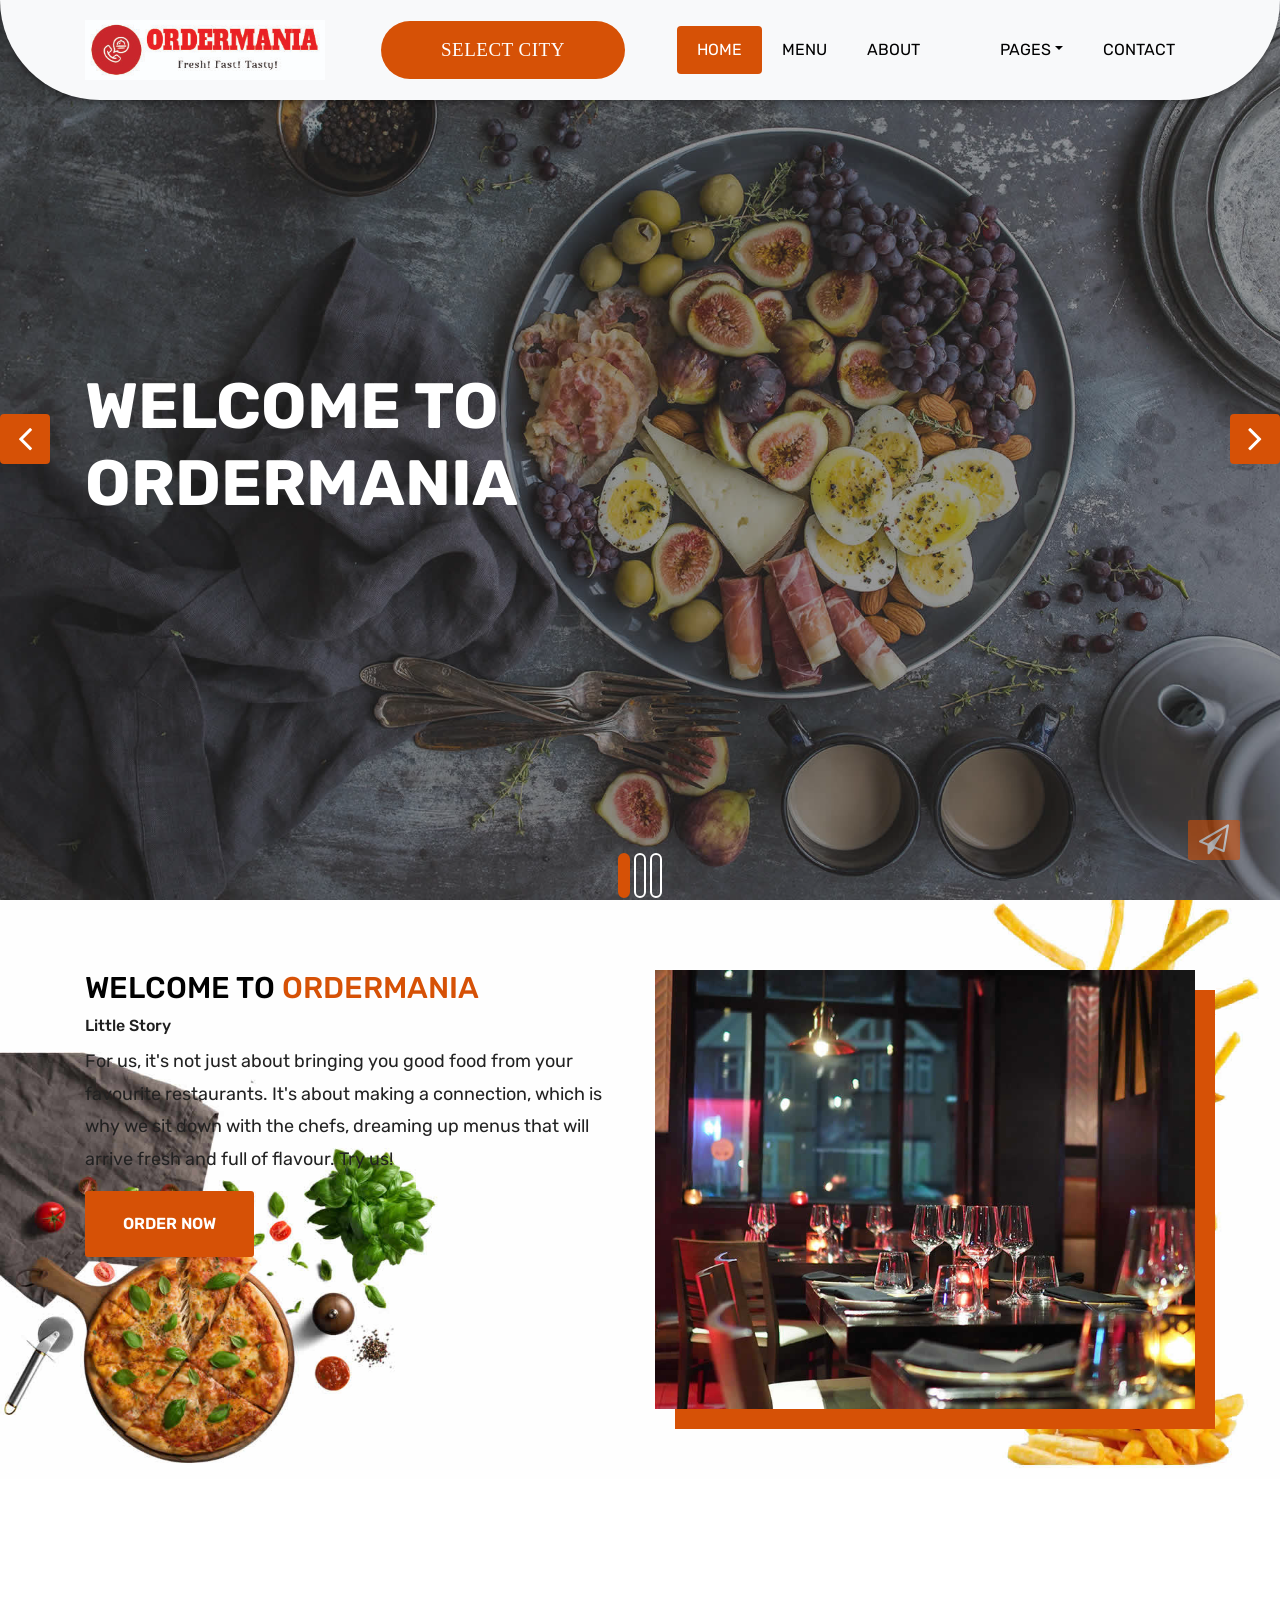
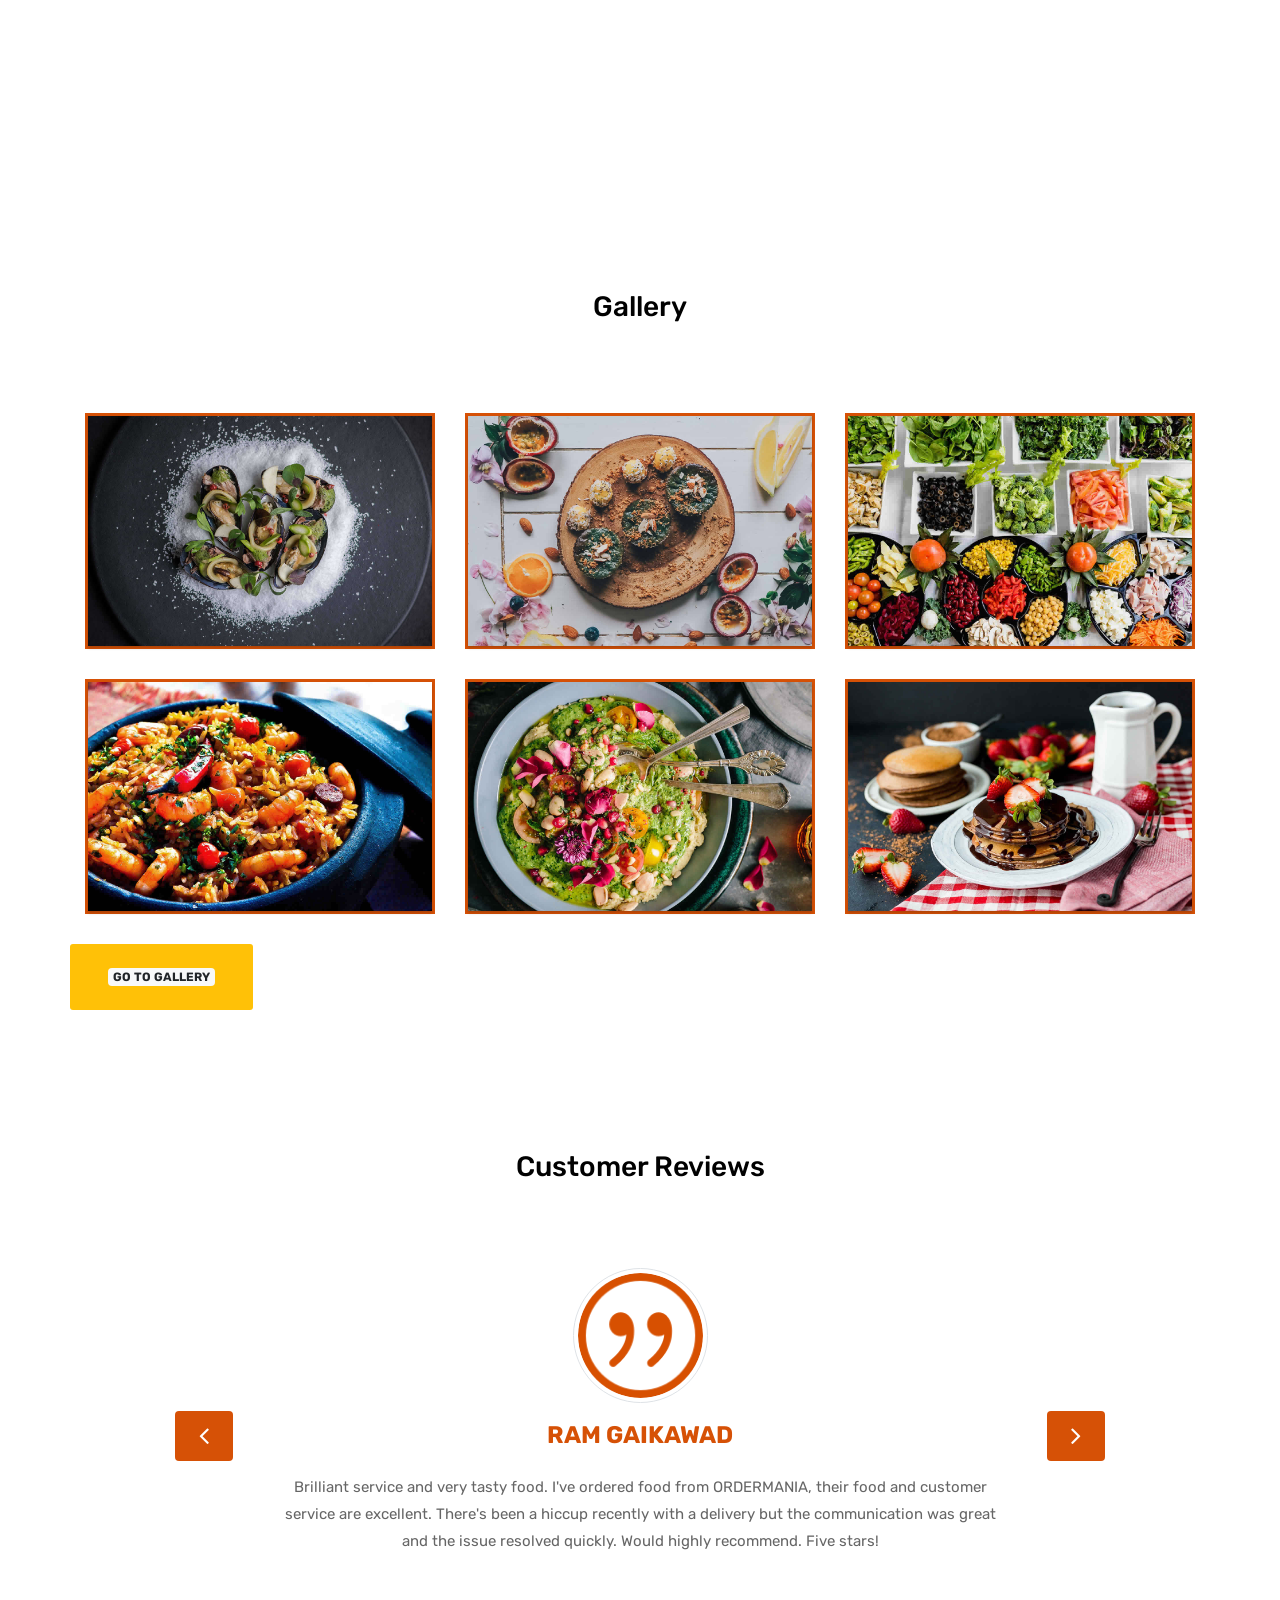
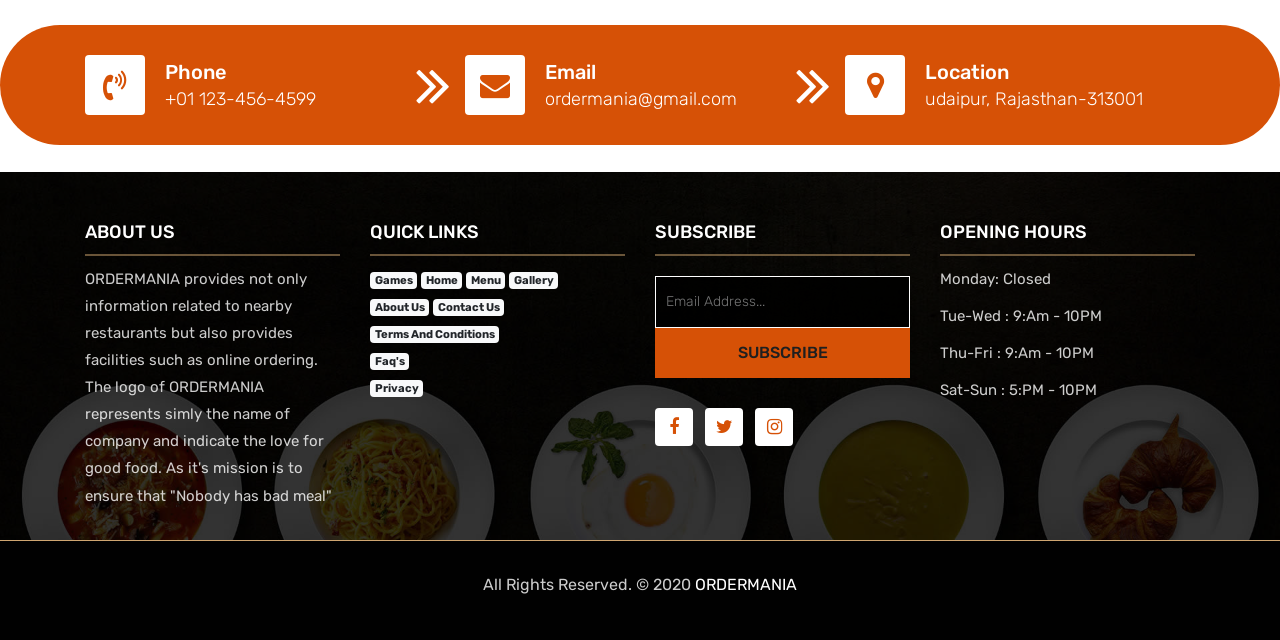
<file: index.html>
<!DOCTYPE html>
<html lang="en"><!-- Basic -->
<head>
	<meta charset="utf-8">
    <meta http-equiv="X-UA-Compatible" content="IE=edge">   
   
    <!-- Mobile Metas -->
    <meta name="viewport" content="width=device-width, initial-scale=1">
 
     <!-- Site Metas -->
	 <link rel="shortcut icon" href="images/logo.png">
    <title>ORDERMANIA</title>  
    <meta name="keywords" content="">
    <meta name="description" content="">
    <meta name="author" content="">

    <!-- Site Icons -->
    <link rel="shortcut icon" href="images/favicon.ico" type="image/x-icon">
    <link rel="apple-touch-icon" href="images/apple-touch-icon.png">

    <!-- Bootstrap CSS -->
    <link rel="stylesheet" href="css/bootstrap.min.css">    
	<!-- Site CSS -->
    <link rel="stylesheet" href="css/style.css">    
    <!-- Responsive CSS -->
    <link rel="stylesheet" href="css/responsive.css">
    <!-- Custom CSS -->
    <link rel="stylesheet" href="css/custom.css">

    <!--[if lt IE 9]>
      <script src="https://oss.maxcdn.com/libs/html5shiv/3.7.0/html5shiv.js"></script>
      <script src="https://oss.maxcdn.com/libs/respond.js/1.4.2/respond.min.js"></script>
    <![endif]-->

</head>

<body>
	<!-- Start header -->
	<header class="top-navbar">
		<nav class="navbar navbar-expand-lg navbar-light bg-light">
			<div class="container">
				<a class="navbar-brand" href="index.html">
					<img src="images/logo.png" alt="" height = 60px width = 240px/>
				</a>
				<button class="navbar-toggler" type="button" data-toggle="collapse" data-target="#navbars-rs-food" aria-controls="navbars-rs-food" aria-expanded="false" aria-label="Toggle navigation">
				  <span class="navbar-toggler-icon"></span>
				</button>
				
				<p>
					<div class="dropdown">
						<button onclick="myFunction()" class="dropbtn">Select City</button>
						<div id="myDropdown" class="dropdown-content">
							<input type="text" placeholder="Search.." id="myInput" onkeyup="filterFunction()">
							<a href="mumbai.html">Mumbai</a>
							<a href="banglore.html">Banglore</a>
							<a href="dehli.html">Delhi</a>
						</div>
					</div>
				</p>
		
				<div class="collapse navbar-collapse" id="navbars-rs-food">
					<ul class="navbar-nav ml-auto">
						<li class="nav-item active"><a class="nav-link" href="index.html">Home</a></li>
						<li class="nav-item"><a class="nav-link" href="menu.html">Menu</a></li>
						<li class="nav-item"><a class="nav-link" href="about.html">About</a></li>
						<li class="nav-item dropdown">
							<a class="nav-link dropdown-toggle" href="#" id="dropdown-a" data-toggle="dropdown">Pages</a>
							<div class="dropdown-menu" aria-labelledby="dropdown-a">
								<a class="dropdown-item" href="stuff.html">Stuff</a>
								<a class="dropdown-item" href="gallery.html">Gallery</a>
							</div>
						</li>
						<li class="nav-item"><a class="nav-link" href="contact.html">Contact</a></li>
					</ul>
				</div>
			</div>
		</nav>
	</header>
	<!-- End header -->
	
	<!-- Start slides -->
	<div id="slides" class="cover-slides">
		<ul class="slides-container">
			<li class="text-left">
				<img src="images/slider-01.jpg" alt="">
				<div class="container">
					<div class="row">
						<div class="col-md-12">
							<h1 class="m-b-20"><strong>WELCOME TO <br>  ORDERMANIA </strong></h1>
						</div>
					</div>
				</div>
			</li>
			<li class="text-left">
				<img src="images/slider-02.jpg" alt="">
				<div class="container">
					<div class="row">
						<div class="col-md-12">
							<h1 class="m-b-20"><strong>WELCOME TO <br> ORDERMANIA </strong></h1>
							
							<p><a class="btn btn-lg btn-circle btn-outline-new-white" href="games/index.html">Order Now</a></p>
						</div>
					</div>
				</div>
			</li>
			<li class="text-left">
				<img src="images/slider-03.jpg" alt="">
				<div class="container">
					<div class="row">
						<div class="col-md-12">
							<h1 class="m-b-20"><strong>WELCOME TO <br> ORDERMANIA </strong></h1>
							
						
					<p><a class="btn btn-lg btn-circle btn-outline-new-white" href="games/index.html">Order Now</a></p>	
					</div>
				</div>
			</li>
		</ul>
		<div class="slides-navigation">
			<a href="#" class="next"><i class="fa fa-angle-right" aria-hidden="true"></i></a>
			<a href="#" class="prev"><i class="fa fa-angle-left" aria-hidden="true"></i></a>
		</div>
	</div>
	<!-- End slides -->
	
	<!-- Start About -->
	<div class="about-section-box">
		<div class="container">
			<div class="row">
				<div class="col-lg-6 col-md-6 col-sm-12 text-center">
					<div class="inner-column">
						<h1>WELCOME TO <span>ORDERMANIA</span></h1>
						<h4>Little Story</h4>
						<p>For us, it's not just about bringing you good food from your favourite restaurants. It's about making a connection, which is why we sit down with the chefs, dreaming up menus that will arrive fresh and full of flavour. Try us! </p>
						
						<a class="btn btn-lg btn-circle btn-outline-new-white" href="games/index.html">Order Now</a>
					</div>
				</div>
				<div class="col-lg-6 col-md-6 col-sm-12">
					<img src="images/about-img.jpg" alt="" class="img-fluid">
				</div>
			</div>
		</div>
	</div>
	<!-- End About -->
	
	<!-- Start QT -->
	<div class="qt-box qt-background">
		<div class="container">
			<div class="row">
				<div class="col-md-8 ml-auto mr-auto text-center">
					<p class="lead ">
						" Your diet is a bank account. Good food choices are good investments. "
					</p>
					<span class="lead">Bethenny Frankel</span>
				</div>
			</div>
		</div>
	</div>
	<!-- End QT -->
	
	<!-- Start Gallery -->
	<div class="gallery-box">
		<div class="container">
			<div class="row">
				<div class="col-lg-12">
					<div class="heading-title text-center">
						<h2>Gallery</h2>
						
					</div>
				</div>
			</div>
			<div class="tz-gallery">
				<div class="row">
					<div class="col-sm-12 col-md-4 col-lg-4">
						<a class="lightbox" href="images/gallery-img-01.jpg">
							<img class="img-fluid" src="images/gallery-img-01.jpg" alt="Gallery Images">
						</a>
					</div>
					<div class="col-sm-6 col-md-4 col-lg-4">
						<a class="lightbox" href="images/gallery-img-02.jpg">
							<img class="img-fluid" src="images/gallery-img-02.jpg" alt="Gallery Images">
						</a>
					</div>
					<div class="col-sm-6 col-md-4 col-lg-4">
						<a class="lightbox" href="images/gallery-img-03.jpg">
							<img class="img-fluid" src="images/gallery-img-03.jpg" alt="Gallery Images">
						</a>
					</div>
					<div class="col-sm-12 col-md-4 col-lg-4">
						<a class="lightbox" href="images/gallery-img-04.jpg">
							<img class="img-fluid" src="images/gallery-img-04.jpg" alt="Gallery Images">
						</a>
					</div>
					<div class="col-sm-6 col-md-4 col-lg-4">
						<a class="lightbox" href="images/gallery-img-05.jpg">
							<img class="img-fluid" src="images/gallery-img-05.jpg" alt="Gallery Images">
						</a>
					</div> 
					<div class="col-sm-6 col-md-4 col-lg-4">
						<a class="lightbox" href="images/gallery-img-06.jpg">
							<img class="img-fluid" src="images/gallery-img-06.jpg" alt="Gallery Images">
						</a>
					</div>
					<a href="Gallery/saee.html">
						<center>
							<button type="button" class="btn btn-warning btn-lg">
								<span class="badge badge-light" >Go to Gallery</span>
							</button>
						</center>
					</a>
				</div>
			</div>
		</div>
	</div>
	<!-- End Gallery -->

	<!-- Start Customer Reviews -->
	<div class="customer-reviews-box">
		<div class="container">
			<div class="row">
				<div class="col-lg-12">
					<div class="heading-title text-center">
						<h2>Customer Reviews</h2>
						
					</div>
				</div>
			</div>
			<div class="row">
				<div class="col-md-8 mr-auto ml-auto text-center">
					<div id="reviews" class="carousel slide" data-ride="carousel">
						<div class="carousel-inner mt-4">
							<div class="carousel-item text-center active">
								<div class="img-box p-1 border rounded-circle m-auto">
									<img class="d-block w-100 rounded-circle" src="images/quotations-button.png" alt="">
								</div>
								<h5 class="mt-4 mb-0"><strong class="text-warning text-uppercase">Ram Gaikawad</strong></h5>
								
								<p class="m-0 pt-3">Brilliant service and very tasty food. I've ordered  food from ORDERMANIA, their food and customer service are excellent. There's been a hiccup recently with a delivery but the communication was great and the issue resolved quickly. Would highly recommend. Five stars!</p>
							</div>
							<div class="carousel-item text-center">
								<div class="img-box p-1 border rounded-circle m-auto">
									<img class="d-block w-100 rounded-circle" src="images/quotations-button.png" alt="">
								</div>
								<h5 class="mt-4 mb-0"><strong class="text-warning text-uppercase">Sia Sharma</strong></h5>
								
								<p class="m-0 pt-3">Handy app which makes it easy to choose from the menu of various restaurants in the city. The prices are affordable, and the service is excellent.</p>
							</div>
							<div class="carousel-item text-center">
								<div class="img-box p-1 border rounded-circle m-auto">
									<img class="d-block w-100 rounded-circle" src="images/quotations-button.png" alt="">
								</div>
								<h5 class="mt-4 mb-0"><strong class="text-warning text-uppercase">Aniket Gupta</strong></h5>
								
								<p class="m-0 pt-3">True value for money. good quality, quantity as well as good delivery service. Tastewise it is one of the best restaurant.</p>
							</div>
						</div>
						<a class="carousel-control-prev" href="#reviews" role="button" data-slide="prev">
							<i class="fa fa-angle-left" aria-hidden="true"></i>
							<span class="sr-only">Previous</span>
						</a>
						<a class="carousel-control-next" href="#reviews" role="button" data-slide="next">
							<i class="fa fa-angle-right" aria-hidden="true"></i>
							<span class="sr-only">Next</span>
						</a>
                    </div>
				</div>
			</div>
		</div>
	</div>
	<!-- End Customer Reviews -->
	
	<!-- Start Contact info -->
	<div class="contact-imfo-box">
		<div class="container">
			<div class="row">
				<div class="col-md-4 arrow-right">
					<i class="fa fa-volume-control-phone"></i>
					<div class="overflow-hidden">
						<h4>Phone</h4>
						<p class="lead">
							+01 123-456-4599
						</p>
					</div>
				</div>
				<div class="col-md-4 arrow-right">
					<i class="fa fa-envelope"></i>
					<div class="overflow-hidden">
						<h4>Email</h4>
						<p class="lead">
						   ordermania@gmail.com
						</p>
					</div>
				</div>
				<div class="col-md-4">
					<i class="fa fa-map-marker"></i>
					<div class="overflow-hidden">
						<h4>Location</h4>
						<p class="lead">
						   udaipur, Rajasthan-313001
						</p>
					</div>
				</div>
			</div>
		</div>
	</div>
	<!-- End Contact info -->
	</br>
	<!-- Start Footer -->
	<footer class="footer-area bg-f">
		<div class="container">
			<div class="row">
				<div class="col-lg-3 col-md-6">
					<h3>About Us</h3>
					<p>ORDERMANIA provides not only information related to nearby restaurants but also provides facilities such as online ordering. The logo of ORDERMANIA represents simly the name of company and indicate the love for good food. As it's mission is to ensure that "Nobody has bad meal"</p>
				</div>
				<div class="col-lg-3 col-md-6">
					<h3>Quick Links</h3>
						<li><a href="games/index.html"><span class="badge badge-light"> Games </span></a> 
							<a href="index.html"><span class="badge badge-light"> Home </span></a>
							<a href="menu.html"><span class="badge badge-light"> Menu </span></a>
							<a href="Gallery/saee.html"><span class="badge badge-light"> Gallery </span></a>
						</li>
						<li>
							<a href="about.html"><span class="badge badge-light"> About Us </span></a>
							<a href="contact.html"><span class="badge badge-light"> Contact Us </span></a>
						</li>
						<li><a href="shortcut_idea/Terms and conditions.html"><span class="badge badge-light"> Terms And Conditions </span></a></li>
						<li><a href="shortcut_idea/faq.html"><span class="badge badge-light"> Faq's </span></a></li>
						<li><a href="shortcut_idea/privacy.html"><span class="badge badge-light"> Privacy </span></a></li>
					
				</div>
				<div class="col-lg-3 col-md-6">
					<h3>Subscribe</h3>
					<div class="subscribe_form">
						<form class="subscribe_form">
							<input name="EMAIL" id="subs-email" class="form_input" placeholder="Email Address..." type="email">
							<button type="submit" class="submit"><a href="Thank_You/thank.html">SUBSCRIBE</a></button>
							<div class="clearfix"></div>
						</form>
					</div>
					<ul class="list-inline f-social">
						<li class="list-inline-item"><a href="https://www.facebook.com/Ordermania-102530271540894/?modal=admin_todo_tour"><i class="fa fa-facebook" aria-hidden="true"></i></a></li>
						<li class="list-inline-item"><a href="https://twitter.com/ordermania"><i class="fa fa-twitter" aria-hidden="true"></i></a></li>
						<li class="list-inline-item"><a href="https://instagram.com/order_mania?igshid=17abv1g9u1rey"><i class="fa fa-instagram" aria-hidden="true"></i></a></li>
					</ul>
				</div>
				<div class="col-lg-3 col-md-6">
					<h3>Opening hours</h3>
					<p><span class="text-color">Monday: </span>Closed</p>
					<p><span class="text-color">Tue-Wed :</span> 9:Am - 10PM</p>
					<p><span class="text-color">Thu-Fri :</span> 9:Am - 10PM</p>
					<p><span class="text-color">Sat-Sun :</span> 5:PM - 10PM</p>
				</div>
			</div>
		</div>
		
		<div class="copyright">
			<div class="container">
				<div class="row">
					<div class="col-lg-12">
						<p class="company-name">All Rights Reserved. &copy; 2020 <a href="#">ORDERMANIA</a></p>
					</div>
				</div>
			</div>
		</div>
		
	</footer>
	<!-- End Footer -->
	
	<a href="#" id="back-to-top" title="Back to top" style="display: none;"><i class="fa fa-paper-plane-o" aria-hidden="true"></i></a>

	<!-- ALL JS FILES -->
	<script src="js/jquery-3.2.1.min.js"></script>
	<script src="js/popper.min.js"></script>
	<script src="js/bootstrap.min.js"></script>
    <!-- ALL PLUGINS -->
	<script src="js/jquery.superslides.min.js"></script>
	<script src="js/images-loded.min.js"></script>
	<script src="js/isotope.min.js"></script>
	<script src="js/baguetteBox.min.js"></script>
	<script src="js/form-validator.min.js"></script>
    <script src="js/contact-form-script.js"></script>
    <script src="js/custom.js"></script>
		 <script src="js/dropdown.js"></script>

</body>
</html>
</file>
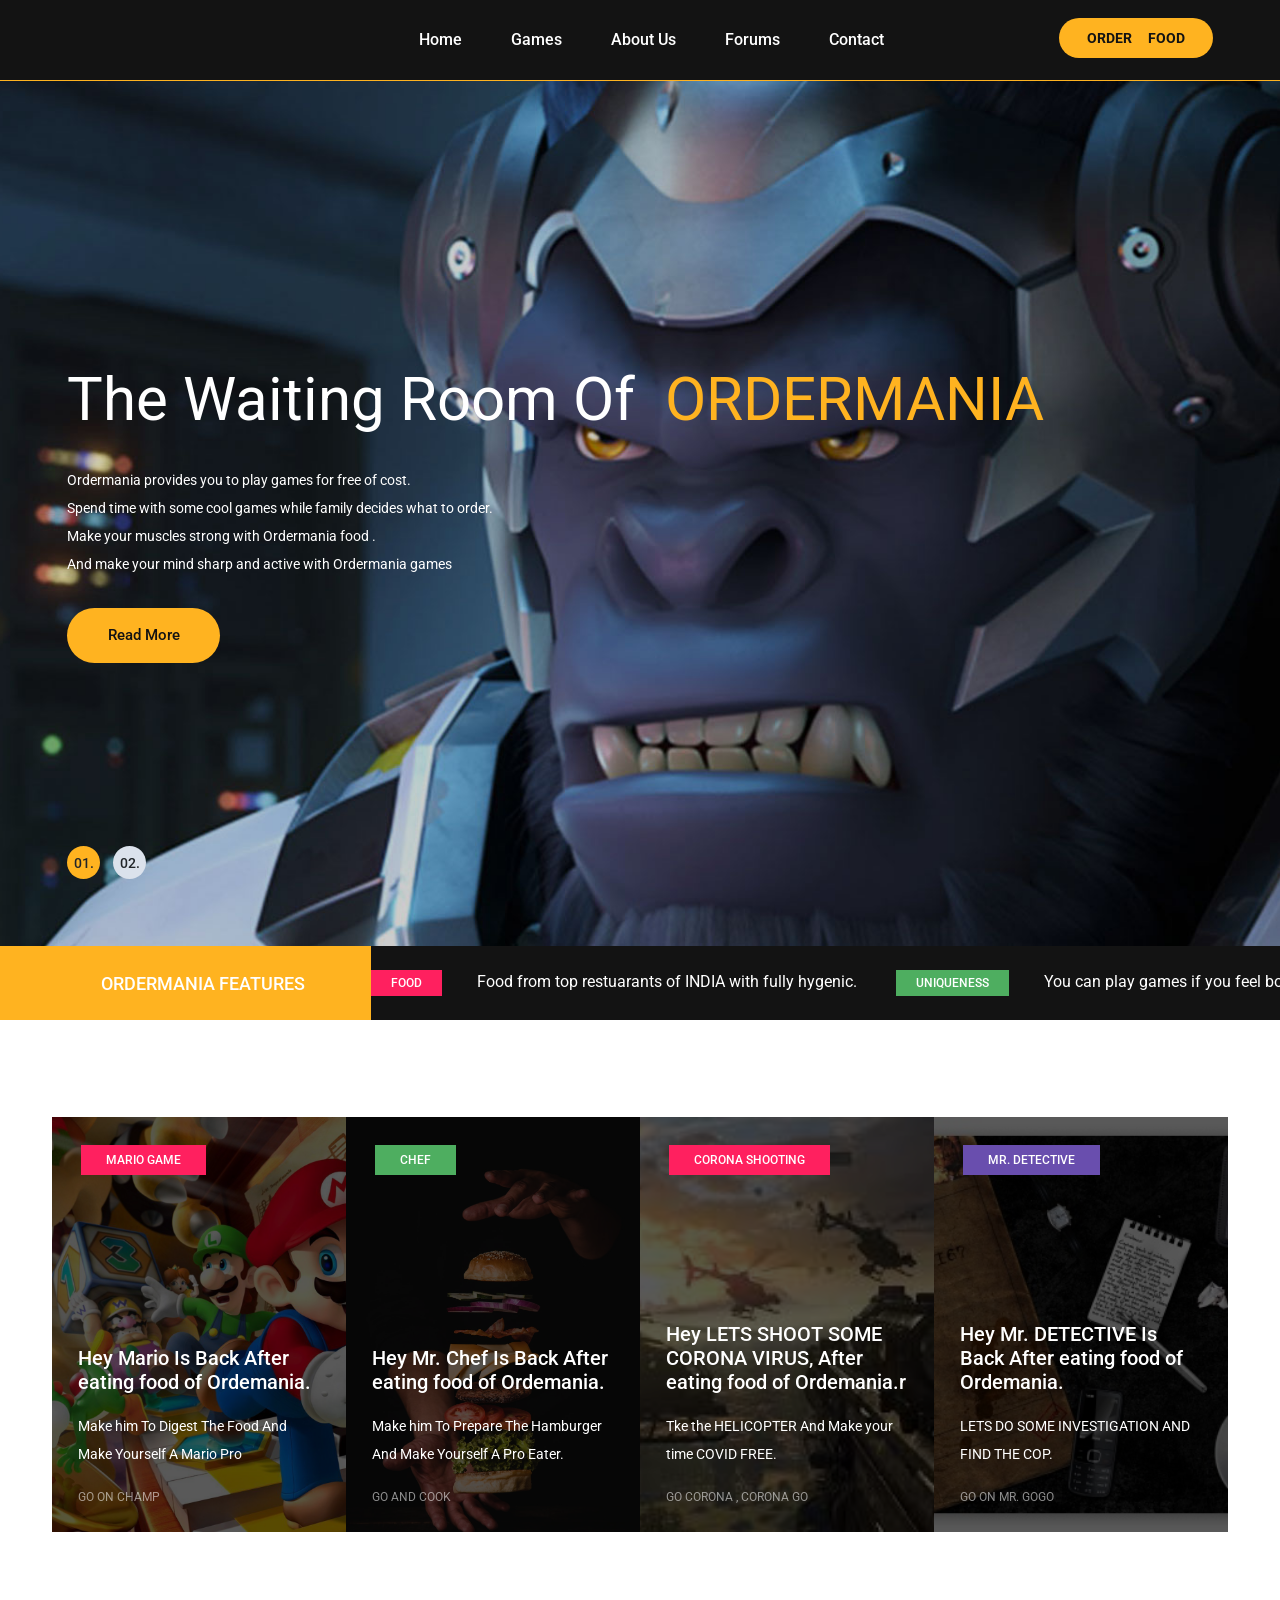
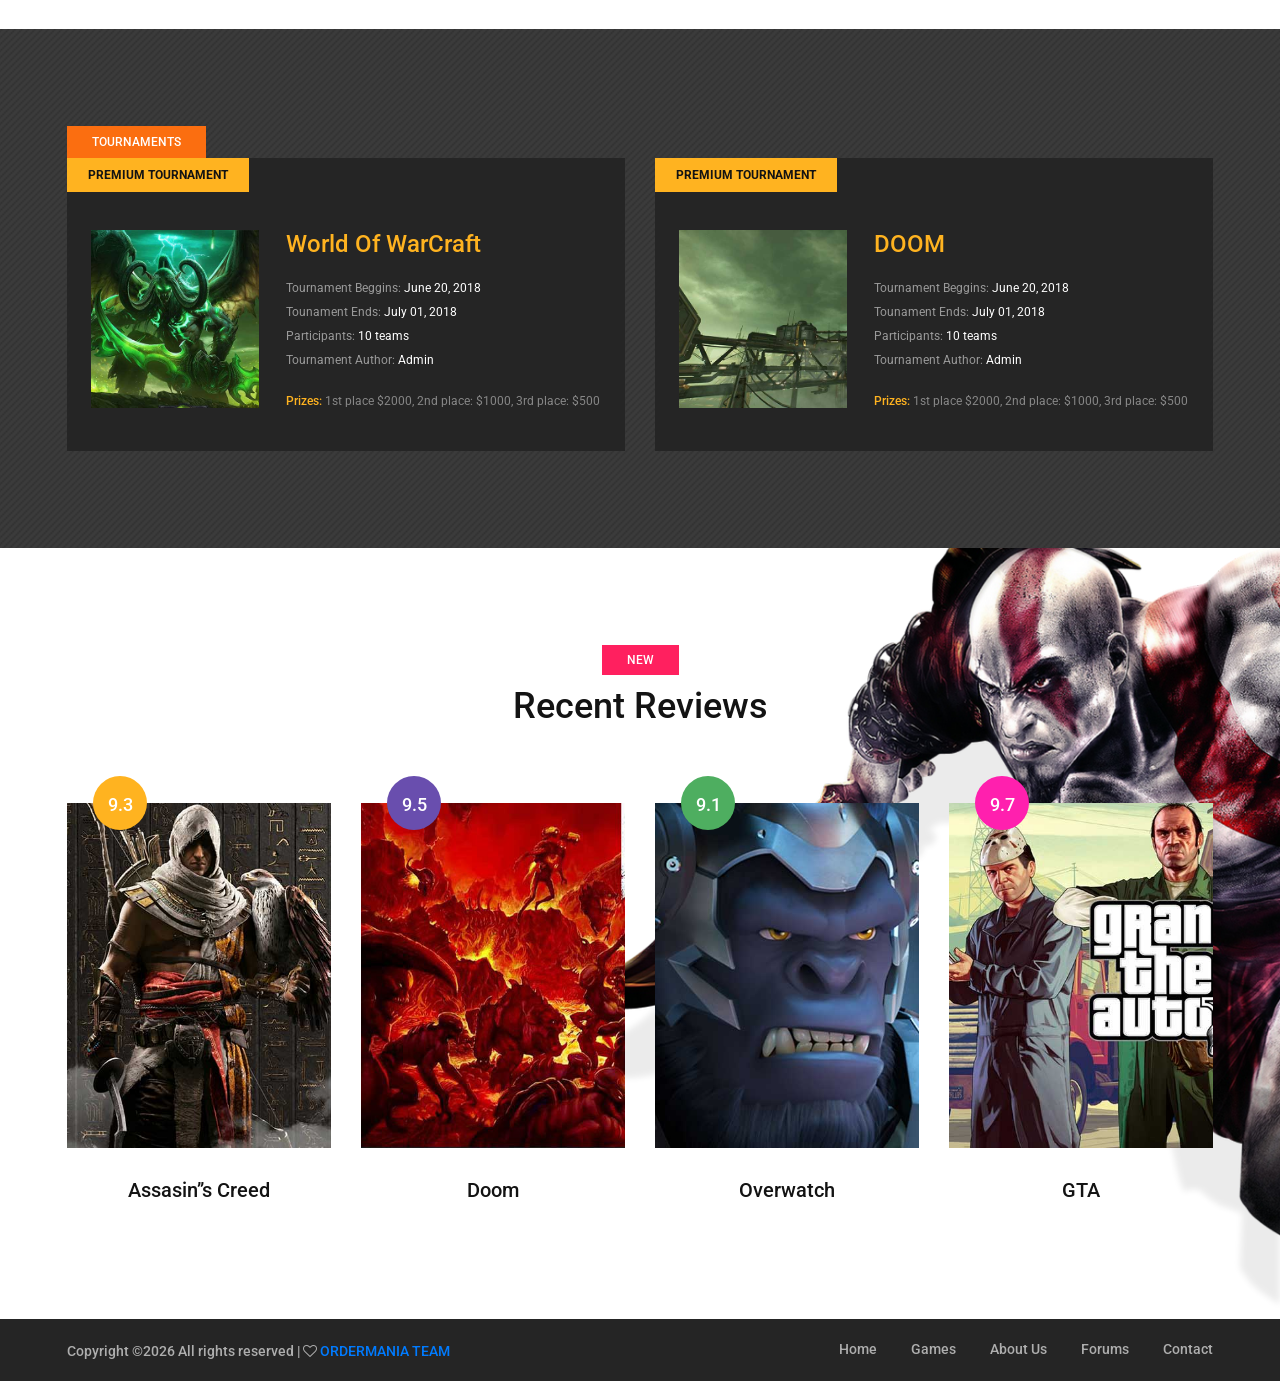
<file: games/index.html>
<!DOCTYPE html>
<html lang="zxx">
<head>
	<title>Game Warrior Template</title>
	<meta charset="UTF-8">
	<meta name="description" content="Game Warrior Template">
	<meta name="keywords" content="warrior, game, creative, html">
	<meta name="viewport" content="width=device-width, initial-scale=1.0">
	<!-- Favicon -->   
	<link href="img/favicon.ico" rel="shortcut icon"/>

	<!-- Google Fonts -->
	<link href="https://fonts.googleapis.com/css?family=Roboto:400,400i,500,500i,700,700i" rel="stylesheet">

	<!-- Stylesheets -->
	<link rel="stylesheet" href="css/bootstrap.min.css"/>
	<link rel="stylesheet" href="css/font-awesome.min.css"/>
	<link rel="stylesheet" href="css/owl.carousel.css"/>
	<link rel="stylesheet" href="css/style.css"/>
	<link rel="stylesheet" href="css/animate.css"/>


	<!--[if lt IE 9]>
	  <script src="https://oss.maxcdn.com/html5shiv/3.7.2/html5shiv.min.js"></script>
	  <script src="https://oss.maxcdn.com/respond/1.4.2/respond.min.js"></script>
	<![endif]-->

</head>
<body>
	<!-- Page Preloder -->
	<div id="preloder">
		<div class="loader"></div>
	</div>

	<!-- Header section -->
	<header class="header-section">
        
		<div class="container">
			<!-- logo -->
			<a class="site-logo" href="index.html">
				
			</a>
			<div class="user-panel">
                
                <a href="#"><STRONG>ORDER</STRONG></a>   &nbsp &nbsp<a href="#"><STRONG>FOOD</STRONG></a>
			</div>
			<!-- responsive -->
			<div class="nav-switch">
				<i class="fa fa-bars"></i>
			</div>
			<!-- site menu -->
			<nav class="main-menu">
				<ul>
					<li><a href="../index.html">Home</a></li>
					<li><a href="#cut">Games</a></li>
					<li><a href="../about.html">About Us</a></li>
					<li><a href="community.html">Forums</a></li>
					<li><a href="../contact.html">Contact</a></li>
				</ul>
			</nav>
		</div>
	</header>
	<!-- Header section end -->


	<!-- Hero section -->
	<section class="hero-section">
		<div class="hero-slider owl-carousel">
			<div class="hs-item set-bg" data-setbg="img/slider-1.jpg">
				<div class="hs-text">
					<div class="container">
						<h2>The Waiting Room  Of &nbsp<span>ORDERMANIA</span> </h2>
						<p><span>Ordermania </span>  provides you to play games for free of cost. <br> Spend time with some cool games while family decides what to order. <br>Make your muscles strong with <span>Ordermania </span>  food .<br> And make your mind sharp and active with <span>Ordermania </span> games</p>
						<a href="../about.html" class="site-btn">Read More</a>
					</div>
				</div>
			</div>
			<div class="hs-item set-bg" data-setbg="img/slider-2.jpg">
				<div class="hs-text">
					<div class="container">
						<h2>The Best <span>Games</span> Out There</h2>
						<p>Be ready for the exciting games <br> while your food is being prepared. <br>Games will make you prepare to handle your pateince...</p>
						<a href="../about.html" class="site-btn">Read More</a>
					</div>
				</div>
			</div>
		</div>
	</section>
	<!-- Hero section end -->


	<!-- Latest news section -->
	<div class="latest-news-section">
		<div class="ln-title">ORDERMANIA FEATURES</div>
		<div class="news-ticker">
			<div class="news-ticker-contant">
				<div class="nt-item"><span class="new">FOOD</span>Food from top restuarants of INDIA with fully hygenic. </div>
				<div class="nt-item"><span class="strategy">UNIQUENESS</span>You can play games if you feel  bored ,before and after ordering. </div>
				<div class="nt-item"><span class="racing">RESPECT</span>We honour some of the great indian chefs for their brilliant work. </div>
			</div>
		</div>
	</div>
	<!-- Latest news section end -->

	<div id="cut">
	</div>
	<!-- Feature section -->
	<section class="feature-section spad">
		<div class="container">
			<div class="row">
				<div class="col-lg-3 col-md-6 p-0">
					<div class="feature-item set-bg" data-setbg="mariopic.jpg">
						<a href="mario.html" ><span class="cata new">Mario Game</span></a>
						<div class="fi-content text-white">
							<h5><a href="#">Hey Mario Is Back After eating food of Ordemania.</a></h5>
							<p>Make him To Digest The Food And Make Yourself A Mario Pro </p>
							<a href="#" class="fi-comment">GO ON CHAMP</a>
						</div>
					</div>
				</div>
				<div class="col-lg-3 col-md-6 p-0">
					<div class="feature-item set-bg" data-setbg="ham.jpg">
                        <a href="hamburger%20making.html" >	<span class="cata strategy">CHEF</span></a>
						<div class="fi-content text-white">
							<h5><a href="#">Hey Mr. Chef Is Back After eating food of Ordemania.</a></h5>
							<p>Make him To Prepare The Hamburger And Make Yourself A  Pro Eater. </p>
							<a href="#" class="fi-comment">GO AND COOK</a>
						</div>
					</div>
				</div>
				<div class="col-lg-3 col-md-6 p-0">
					<div class="feature-item set-bg" data-setbg="heli.jpg">
                        <a href="corona%20shooter.html" ><span class="cata new">CORONA SHOOTING</span></a>
						<div class="fi-content text-white">
							<h5><a href="#">Hey LETS SHOOT SOME CORONA VIRUS, After eating food of Ordemania.r</a></h5>
							<p>Tke the HELICOPTER  And Make your time COVID FREE. </p>
							<a href="#" class="fi-comment">GO CORONA , CORONA GO</a>
						</div>
					</div>
				</div>
				<div class="col-lg-3 col-md-6 p-0">
					<div class="feature-item set-bg" data-setbg="detect.jpg">
                        <a href="detective%20gogo%20.html" ><span class="cata racing">MR. DETECTIVE</span></a>
						<div class="fi-content text-white">
							<h5><a href="#">Hey Mr. DETECTIVE Is Back After eating food of Ordemania.</a></h5>
							<p>LETS DO SOME INVESTIGATION AND FIND THE COP. </p>
							<a href="#" class="fi-comment">GO ON MR. GOGO</a>
						</div>
					</div>
				</div>
			</div>
		</div>
	</section>
	<!-- Feature section end -->


	


	<!-- Tournaments section -->
	<section class="tournaments-section spad">
		<div class="container">
			<div class="tournament-title">Tournaments</div>
			<div class="row">
				<div class="col-md-6">
					<div class="tournament-item mb-4 mb-lg-0">
						<div class="ti-notic">Premium Tournament</div>
						<div class="ti-content">
							<div class="ti-thumb set-bg" data-setbg="img/tournament/1.jpg"></div>
							<div class="ti-text">
								<h4>World Of WarCraft</h4>
								<ul>
									<li><span>Tournament Beggins:</span> June 20, 2018</li>
									<li><span>Tounament Ends:</span> July 01, 2018</li>
									<li><span>Participants:</span> 10 teams</li>
									<li><span>Tournament Author:</span> Admin</li>
								</ul>
								<p><span>Prizes:</span> 1st place $2000, 2nd place: $1000, 3rd place: $500</p>
							</div>
						</div>
					</div>
				</div>
				<div class="col-md-6">
					<div class="tournament-item">
						<div class="ti-notic">Premium Tournament</div>
						<div class="ti-content">
							<div class="ti-thumb set-bg" data-setbg="img/tournament/2.jpg"></div>
							<div class="ti-text">
								<h4>DOOM</h4>
								<ul>
									<li><span>Tournament Beggins:</span> June 20, 2018</li>
									<li><span>Tounament Ends:</span> July 01, 2018</li>
									<li><span>Participants:</span> 10 teams</li>
									<li><span>Tournament Author:</span> Admin</li>
								</ul>
								<p><span>Prizes:</span> 1st place $2000, 2nd place: $1000, 3rd place: $500</p>
							</div>
						</div>
					</div>
				</div>
			</div>
		</div>
	</section>
	<!-- Tournaments section bg -->


	<!-- Review section -->
	<section class="review-section spad set-bg" data-setbg="img/review-bg.png">
		<div class="container">
			<div class="section-title">
				<div class="cata new">new</div>
				<h2>Recent Reviews</h2>
			</div>
			<div class="row">
				<div class="col-lg-3 col-md-6">
					<div class="review-item">
						<div class="review-cover set-bg" data-setbg="img/review/1.jpg">
							<div class="score yellow">9.3</div>
						</div>
						<div class="review-text">
							<h5>Assasin’’s Creed</h5>
							
						</div>
					</div>
				</div>
				<div class="col-lg-3 col-md-6">
					<div class="review-item">
						<div class="review-cover set-bg" data-setbg="img/review/2.jpg">
							<div class="score purple">9.5</div>
						</div>
						<div class="review-text">
							<h5>Doom</h5>
							
						</div>
					</div>
				</div>
				<div class="col-lg-3 col-md-6">
					<div class="review-item">
						<div class="review-cover set-bg" data-setbg="img/review/3.jpg">
							<div class="score green">9.1</div>
						</div>
						<div class="review-text">
							<h5>Overwatch</h5>
							
						</div>
					</div>
				</div>
				<div class="col-lg-3 col-md-6">
					<div class="review-item">
						<div class="review-cover set-bg" data-setbg="img/review/4.jpg">
							<div class="score pink">9.7</div>
						</div>
						<div class="review-text">
							<h5>GTA</h5>
							
						</div>
					</div>
				</div>
			</div>
		</div>
	</section>
	<!-- Review section end -->


	

	
	<!-- Footer section -->
	<footer class="footer-section">
		<div class="container">
			<ul class="footer-menu">
				<li><a href="../index.html">Home</a></li>
					<li><a href="#cut">Games</a></li>
					<li><a href="../about.html">About Us</a></li>
					<li><a href="community.html">Forums</a></li>
					<li><a href="../contact.html">Contact</a></li>
			</ul>
			<p class="copyright"><!-- Link back to Colorlib can't be removed. Template is licensed under CC BY 3.0. -->
Copyright &copy;<script>document.write(new Date().getFullYear());</script> All rights reserved |  <i class="fa fa-heart-o" aria-hidden="true"></i>  <a href="https://www.facebook.com/Ordermania-102530271540894/?modal=admin_todo_tour" target="_blank">ORDERMANIA TEAM</a>
<!-- Link back to Colorlib can't be removed. Template is licensed under CC BY 3.0. -->
</p>
		</div>
	</footer>
	<!-- Footer section end -->


	<!--====== Javascripts & Jquery ======-->
	<script src="js/jquery-3.2.1.min.js"></script>
	<script src="js/bootstrap.min.js"></script>
	<script src="js/owl.carousel.min.js"></script>
	<script src="js/jquery.marquee.min.js"></script>
	<script src="js/main.js"></script>
    </body>
</html>
</file>
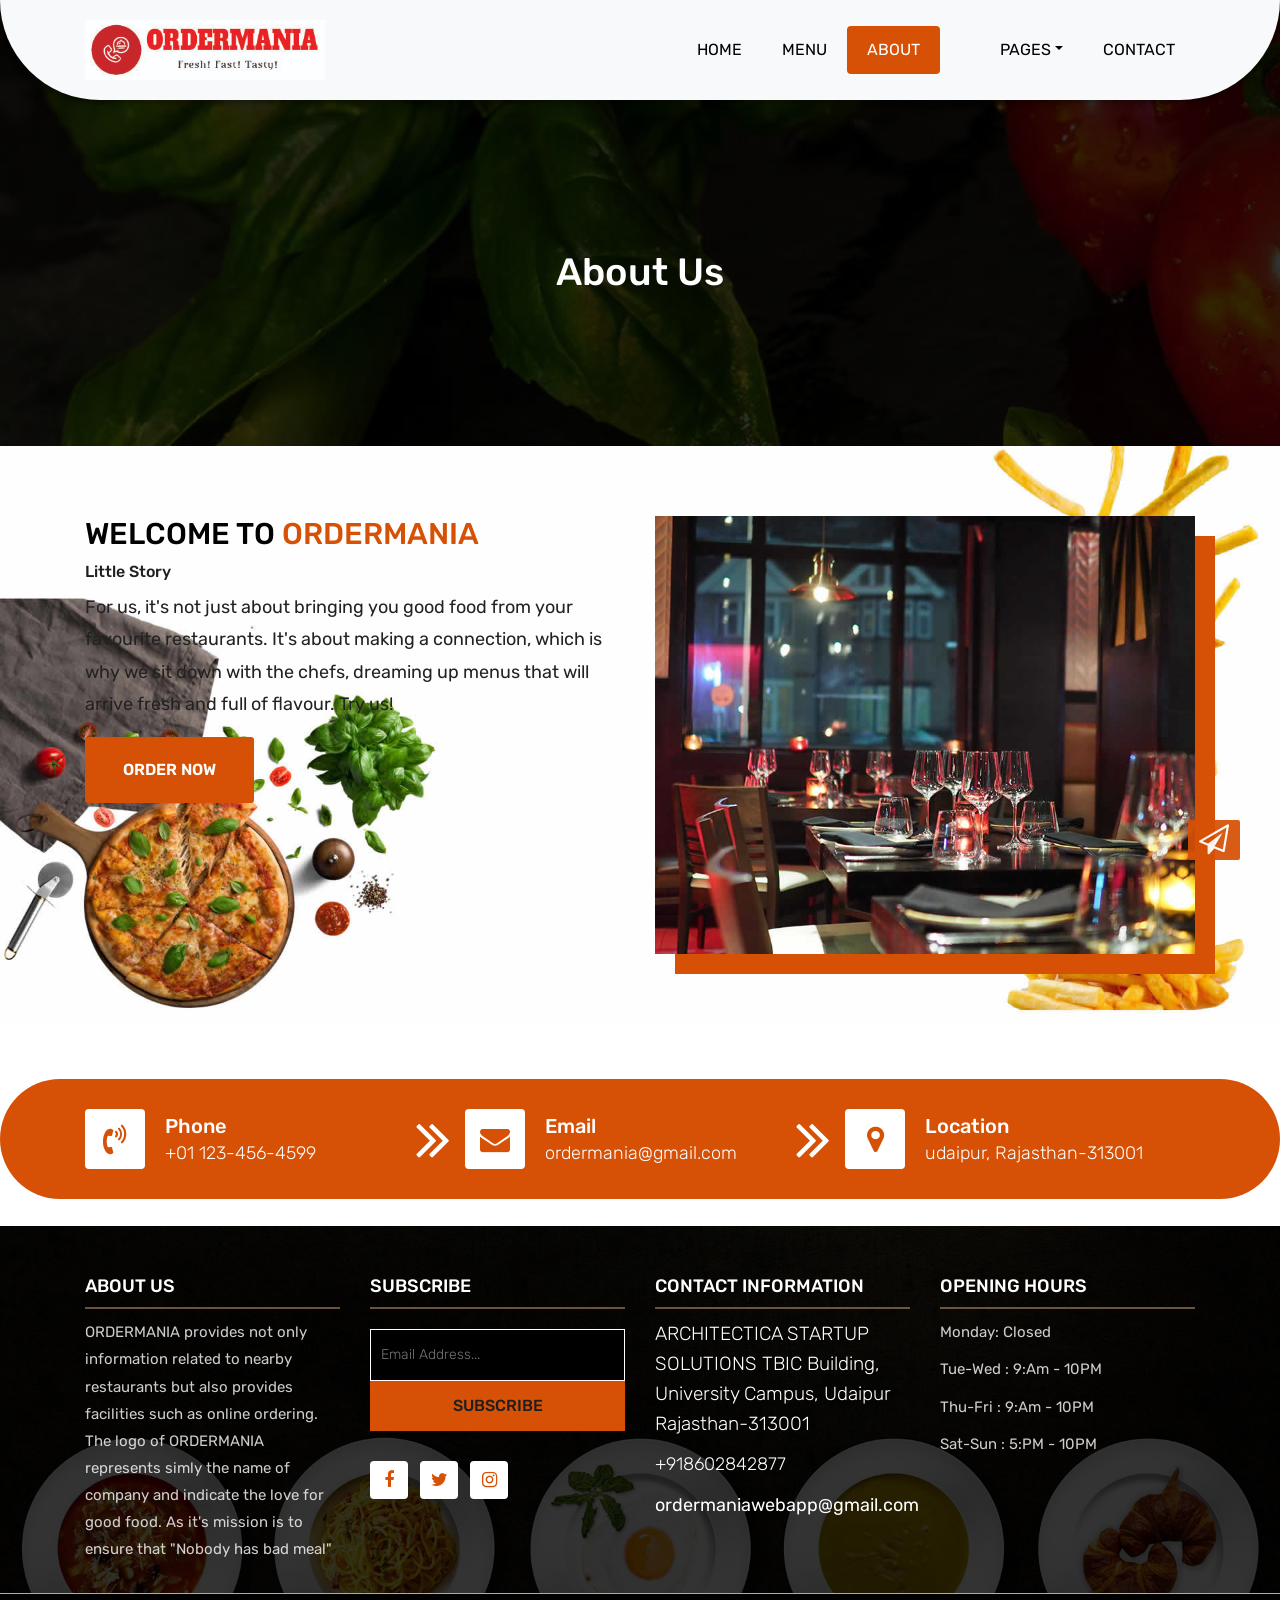
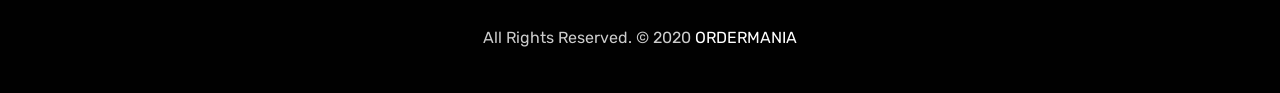
<file: about.html>
<!DOCTYPE html>
<html lang="en"><!-- Basic -->
<head>
	<meta charset="utf-8">
    <meta http-equiv="X-UA-Compatible" content="IE=edge">   
   
    <!-- Mobile Metas -->
    <meta name="viewport" content="width=device-width, initial-scale=1">
 
     <!-- Site Metas -->
	 
	<link rel="shortcut icon" href="images/logo.png">
    <title>About us</title>  
    <meta name="keywords" content="">
    <meta name="description" content="">
    <meta name="author" content="">

    <!-- Site Icons -->
    <link rel="shortcut icon" href="images/favicon.ico" type="image/x-icon">
    <link rel="apple-touch-icon" href="images/apple-touch-icon.png">

    <!-- Bootstrap CSS -->
    <link rel="stylesheet" href="css/bootstrap.min.css">    
	<!-- Site CSS -->
    <link rel="stylesheet" href="css/style.css">    
    <!-- Responsive CSS -->
    <link rel="stylesheet" href="css/responsive.css">
    <!-- Custom CSS -->
    <link rel="stylesheet" href="css/custom.css">

    <!--[if lt IE 9]>
      <script src="https://oss.maxcdn.com/libs/html5shiv/3.7.0/html5shiv.js"></script>
      <script src="https://oss.maxcdn.com/libs/respond.js/1.4.2/respond.min.js"></script>
    <![endif]-->

</head>

<body>
	<!-- Start header -->
	<header class="top-navbar">
		<nav class="navbar navbar-expand-lg navbar-light bg-light">
			<div class="container">
				<a class="navbar-brand" href="index.html">
					<img src="images/logo.png" alt="" height = 60px width = 240px />
				</a>
				<button class="navbar-toggler" type="button" data-toggle="collapse" data-target="#navbars-rs-food" aria-controls="navbars-rs-food" aria-expanded="false" aria-label="Toggle navigation">
				  <span class="navbar-toggler-icon"></span>
				</button>
				<div class="collapse navbar-collapse" id="navbars-rs-food">
					<ul class="navbar-nav ml-auto">
						<li class="nav-item"><a class="nav-link" href="index.html">Home</a></li>
						<li class="nav-item"><a class="nav-link" href="menu.html">Menu</a></li>
						<li class="nav-item active"><a class="nav-link" href="about.html">About</a></li>
						<li class="nav-item dropdown">
							<a class="nav-link dropdown-toggle" href="#" id="dropdown-a" data-toggle="dropdown">Pages</a>
							<div class="dropdown-menu" aria-labelledby="dropdown-a">
								<a class="dropdown-item" href="stuff.html">Stuff</a>
								<a class="dropdown-item" href="gallery.html">Gallery</a>
							</div>
						</li>
						<li class="nav-item"><a class="nav-link" href="contact.html">Contact</a></li>
					</ul>
				</div>
			</div>
		</nav>
	</header>
	<!-- End header -->
	
	<!-- Start header -->
	<div class="all-page-title page-breadcrumb">
		<div class="container text-center">
			<div class="row">
				<div class="col-lg-12">
					<h1>About Us</h1>
				</div>
			</div>
		</div>
	</div>
	<!-- End header -->
	
	<!-- Start About -->
	<div class="about-section-box">
		<div class="container">
			<div class="row">
				<div class="col-lg-6 col-md-6 text-center">
					<div class="inner-column">
						<h1>WELCOME TO<span> ORDERMANIA</span></h1>
						<h4>Little Story</h4>
						<p>For us, it's not just about bringing you good food from your favourite restaurants. It's about making a connection, which is why we sit down with the chefs, dreaming up menus that will arrive fresh and full of flavour. Try us!</p> 
						<a class="btn btn-lg btn-circle btn-outline-new-white" href="#">Order Now</a>
					</div>
				</div>
				<div class="col-lg-6 col-md-6">
					<img src="images/about-img.jpg" alt="" class="img-fluid">
				</div>
			</div>
		</div>
	</div>
	<!-- End About -->
	</br>
	</br>
	
	<!-- Start Contact info -->
	<div class="contact-imfo-box">
		<div class="container">
			<div class="row">
				<div class="col-md-4 arrow-right">
					<i class="fa fa-volume-control-phone"></i>
					<div class="overflow-hidden">
						<h4>Phone</h4>
						<p class="lead">
							+01 123-456-4599
						</p>
					</div>
				</div>
				<div class="col-md-4 arrow-right">
					<i class="fa fa-envelope"></i>
					<div class="overflow-hidden">
						<h4>Email</h4>
						<p class="lead">
						   ordermania@gmail.com
						</p>
					</div>
				</div>
				<div class="col-md-4">
					<i class="fa fa-map-marker"></i>
					<div class="overflow-hidden">
						<h4>Location</h4>
						<p class="lead">
						   udaipur, Rajasthan-313001
						</p>
					</div>
				</div>
			</div>
		</div>
	</div>
	<!-- End Contact info -->
	</br>
	<!-- Start Footer -->
	<footer class="footer-area bg-f">
		<div class="container">
			<div class="row">
				<div class="col-lg-3 col-md-6">
					<h3>About Us</h3>
					<p>ORDERMANIA provides not only information related to nearby restaurants but also provides facilities such as online ordering. The logo of ORDERMANIA represents simly the name of company and indicate the love for good food. As it's mission is to ensure that "Nobody has bad meal"</p>
				</div>
				<div class="col-lg-3 col-md-6">
					<h3>Subscribe</h3>
					<div class="subscribe_form">
						<form class="subscribe_form">
							<input name="EMAIL" id="subs-email" class="form_input" placeholder="Email Address..." type="email">
							<button type="submit" class="submit"><a href="Thank_You/thank.html">SUBSCRIBE</a></button>
							<div class="clearfix"></div>
						</form>
					</div>
					<ul class="list-inline f-social">
						<li class="list-inline-item"><a href="https://www.facebook.com/Ordermania-102530271540894/?modal=admin_todo_tour"><i class="fa fa-facebook" aria-hidden="true"></i></a></li>
						<li class="list-inline-item"><a href="https://twitter.com/ordermania"><i class="fa fa-twitter" aria-hidden="true"></i></a></li>
						<li class="list-inline-item"><a href="https://instagram.com/order_mania?igshid=17abv1g9u1rey"><i class="fa fa-instagram" aria-hidden="true"></i></a></li>
					</ul>
				</div>
				<div class="col-lg-3 col-md-6">
					<h3>Contact information</h3>
					<p class="lead">ARCHITECTICA STARTUP SOLUTIONS TBIC Building, University Campus, Udaipur Rajasthan-313001</p>
					<p class="lead"><a href="#">+918602842877</a></p>
					<p><a href="#"> ordermaniawebapp@gmail.com</a></p>
				</div>
				<div class="col-lg-3 col-md-6">
					<h3>Opening hours</h3>
					<p><span class="text-color">Monday: </span>Closed</p>
					<p><span class="text-color">Tue-Wed :</span> 9:Am - 10PM</p>
					<p><span class="text-color">Thu-Fri :</span> 9:Am - 10PM</p>
					<p><span class="text-color">Sat-Sun :</span> 5:PM - 10PM</p>
				</div>
			</div>
		</div>
		
		<div class="copyright">
			<div class="container">
				<div class="row">
					<div class="col-lg-12">
						<p class="company-name">All Rights Reserved. &copy; 2020 <a href="#">ORDERMANIA</a></p>
					</div>
				</div>
			</div>
		</div>
		
	</footer>
	<!-- End Footer -->
	
	<a href="#" id="back-to-top" title="Back to top" style="display: none;"><i class="fa fa-paper-plane-o" aria-hidden="true"></i></a>

	<!-- ALL JS FILES -->
	<script src="js/jquery-3.2.1.min.js"></script>
	<script src="js/popper.min.js"></script>
	<script src="js/bootstrap.min.js"></script>
    <!-- ALL PLUGINS -->
	<script src="js/jquery.superslides.min.js"></script>
	<script src="js/images-loded.min.js"></script>
	<script src="js/isotope.min.js"></script>
	<script src="js/baguetteBox.min.js"></script>
	<script src="js/form-validator.min.js"></script>
    <script src="js/contact-form-script.js"></script>
    <script src="js/custom.js"></script>
</body>
</html>
</file>
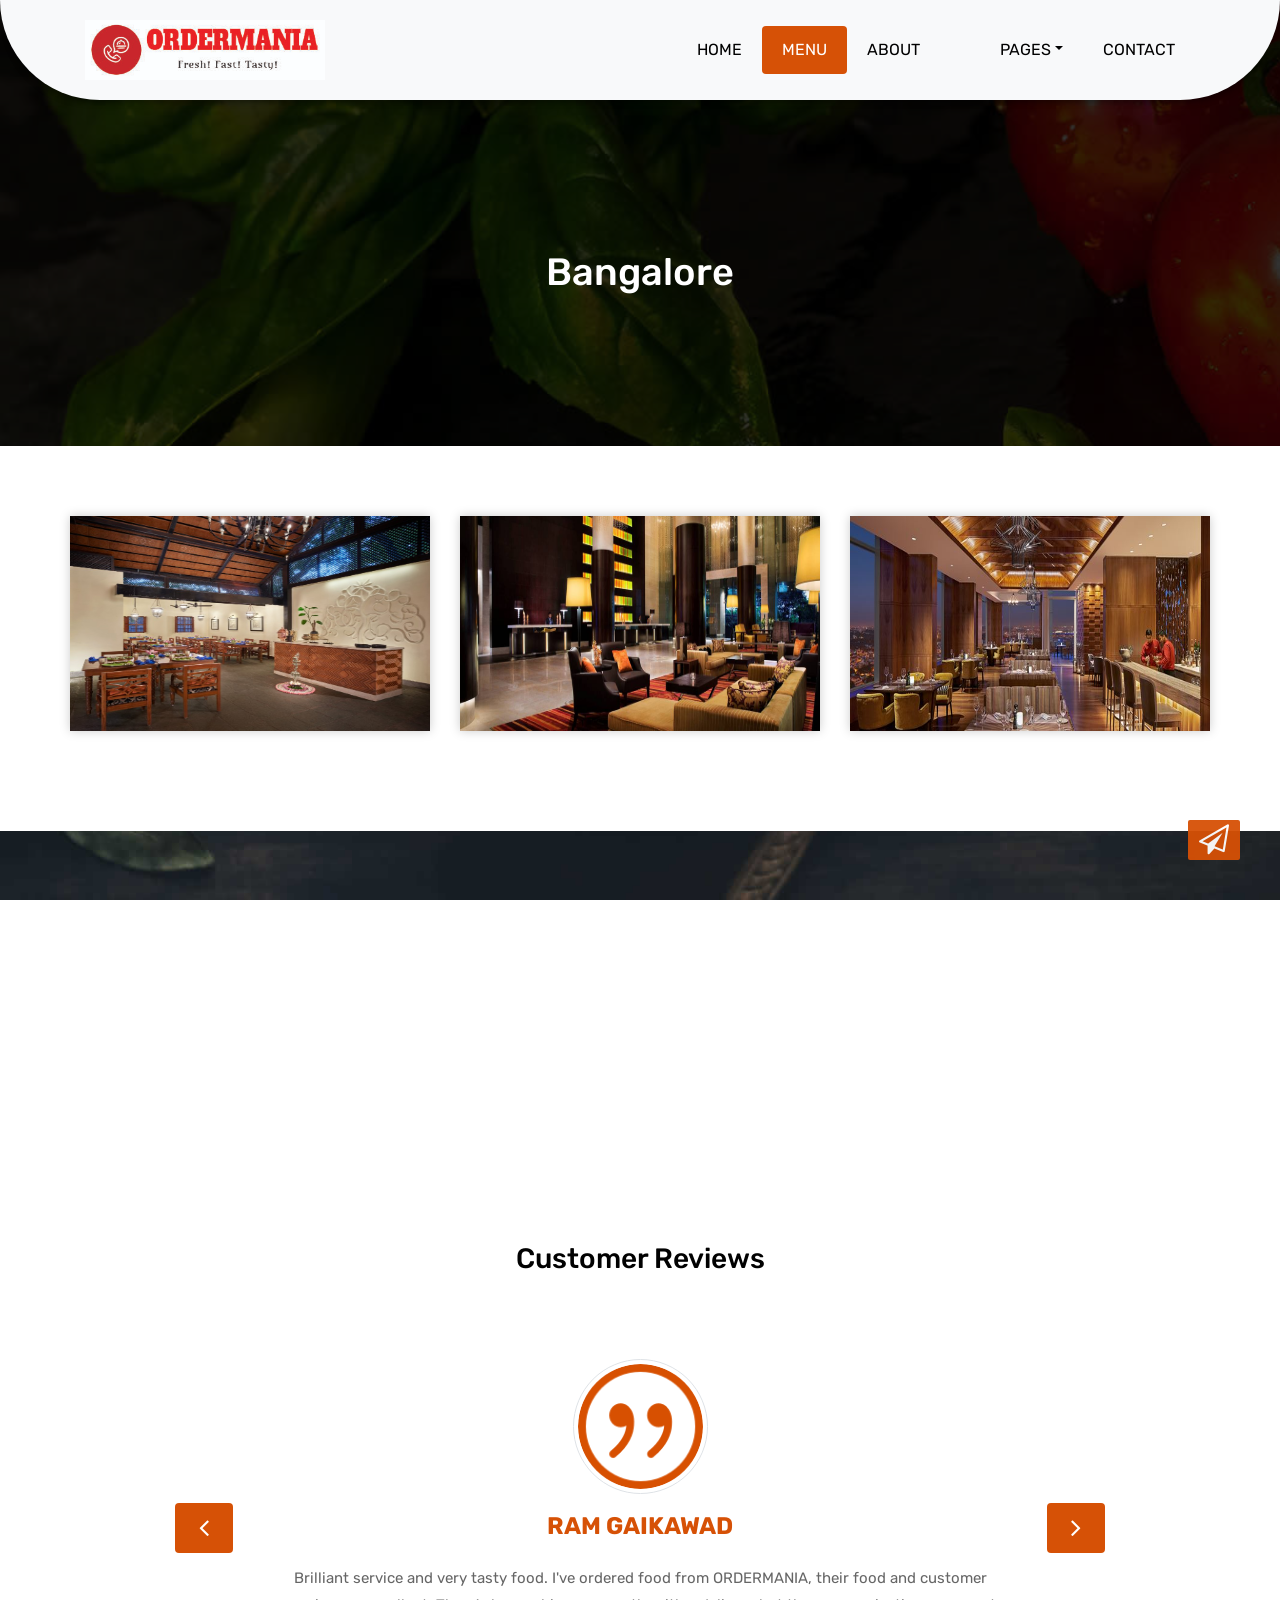
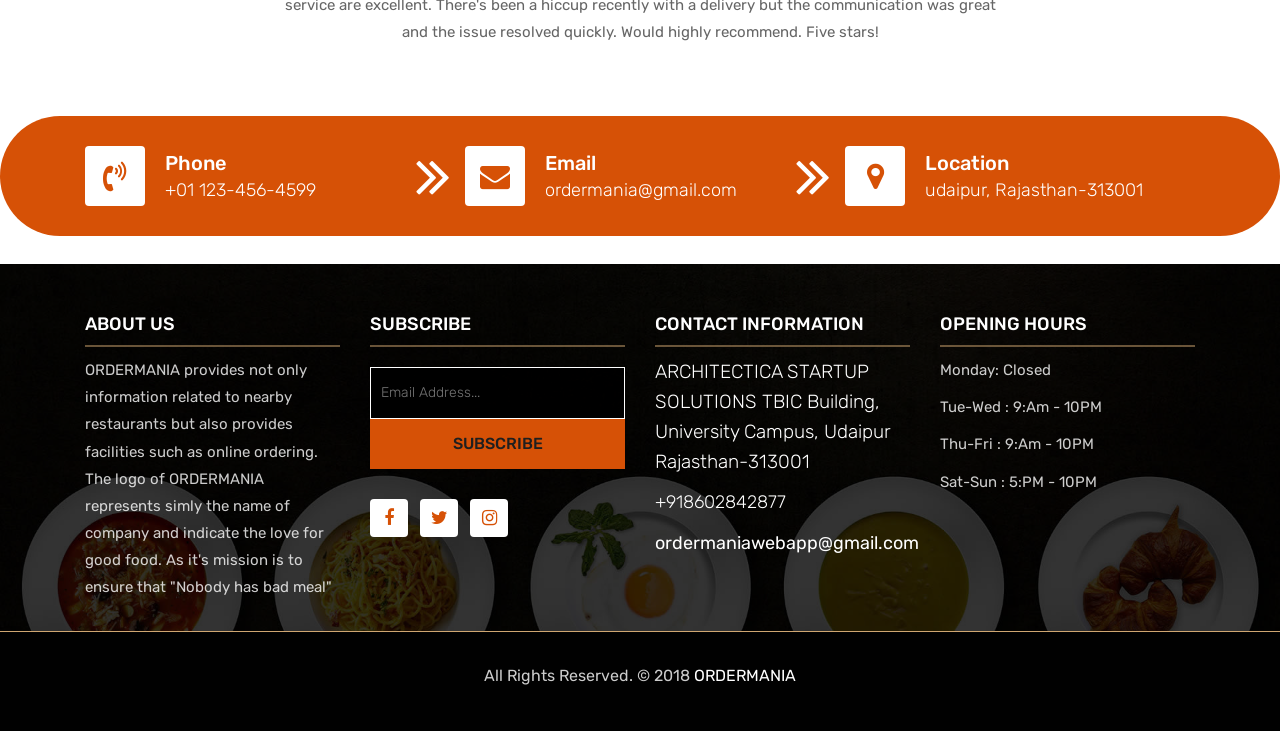
<file: banglore.html>
<!DOCTYPE html>
<html lang="en"><!-- Basic -->
<head>
	<meta charset="utf-8">
    <meta http-equiv="X-UA-Compatible" content="IE=edge">   
   
    <!-- Mobile Metas -->
    <meta name="viewport" content="width=device-width, initial-scale=1">
 
     <!-- Site Metas -->
	 <link rel="shortcut icon" href="images/logo.png">
    <title>Bangalore Restaurant</title>  
    <meta name="keywords" content="">
    <meta name="description" content="">
    <meta name="author" content="">

    <!-- Site Icons -->
    <link rel="shortcut icon" href="images/favicon.ico" type="image/x-icon">
    <link rel="apple-touch-icon" href="images/apple-touch-icon.png">

    <!-- Bootstrap CSS -->
    <link rel="stylesheet" href="css/bootstrap.min.css">    
	<!-- Site CSS -->
    <link rel="stylesheet" href="css/style.css">    
    <!-- Responsive CSS -->
    <link rel="stylesheet" href="css/responsive.css">
    <!-- Custom CSS -->
    <link rel="stylesheet" href="css/custom.css">

    <!--[if lt IE 9]>
      <script src="https://oss.maxcdn.com/libs/html5shiv/3.7.0/html5shiv.js"></script>
      <script src="https://oss.maxcdn.com/libs/respond.js/1.4.2/respond.min.js"></script>
    <![endif]-->

</head>

<body>
	<!-- Start header -->
	<header class="top-navbar">
		<nav class="navbar navbar-expand-lg navbar-light bg-light">
			<div class="container">
				<a class="navbar-brand" href="index.html">
					<img src="images/logo.png" alt="" height = 60px width = 240px/>
				</a>
				<button class="navbar-toggler" type="button" data-toggle="collapse" data-target="#navbars-rs-food" aria-controls="navbars-rs-food" aria-expanded="false" aria-label="Toggle navigation">
				  <span class="navbar-toggler-icon"></span>
				</button>
				<div class="collapse navbar-collapse" id="navbars-rs-food">
					<ul class="navbar-nav ml-auto">
						<li class="nav-item"><a class="nav-link" href="index.html">Home</a></li>
						<li class="nav-item active"><a class="nav-link" href="menu.html">Menu</a></li>
						<li class="nav-item"><a class="nav-link" href="about.html">About</a></li>
						<li class="nav-item dropdown">
							<a class="nav-link dropdown-toggle" href="#" id="dropdown-a" data-toggle="dropdown">Pages</a>
							<div class="dropdown-menu" aria-labelledby="dropdown-a">
								<a class="dropdown-item" href="stuff.html">Stuff</a>
								<a class="dropdown-item" href="gallery.html">Gallery</a>
							</div>
						</li>
						<li class="nav-item"><a class="nav-link" href="contact.html">Contact</a></li>
					</ul>
				</div>
			</div>
		</nav>
	</header>
	<!-- End header -->
	
	<!-- ----------------------------------------------------------------------------------------------------------------------------------------------- -->
	
																	<!-- Restaurants Fields -->
	<!-- Start All Pages -->
	<div class="all-page-title page-breadcrumb">
		<div class="container text-center">
			<div class="row">
				<div class="col-lg-12">
					<h1>Bangalore</h1>
				</div>
			</div>
		</div>
	</div>
	<!-- End All Pages -->																
	
	<!-- Mumbai -->
	<div class="menu-box">
		<div class="container">
		<div class="row inner-menu-box">
		<div class="col-16">
					<div class="tab-content" id="v-pills-tabContent">
						<div class="tab-pane fade show active" id="v-pills-home" role="tabpanel" aria-labelledby="v-pills-home-tab">
							<div class="row">
								<div class="col-lg-4 col-md-6 special-grid drinks">
									<div class="gallery-single fix">
										<a><img src="images/restaurants/bangalore_images/br_1.png" height = 215px width = 360px alt="Image"></a>
										<div class="why-text">
											<center><h1><b>Karavalli</b></h1></center>
											<p><b>Address : </b>66, Residency Road,Bengaluru,560025,India.</p>
											<a href="bangalore1.html">
											<center>
											<button type="button" class="btn btn-success btn-lg">
												<span class="badge badge-light" >Go to restaurant</span>
											</button>
											</center>
											</a>
										</div>
										</a>
									</div>
								</div>
								<div class="col-lg-4 col-md-6 special-grid drinks">
									<div class="gallery-single fix">
										<a><img src="images/restaurants/bangalore_images/br_2.png" height = 215px width = 360px alt="Image"></a>
										<div class="why-text">
											<center><h1><b>Jamavar</b></h1></center>
											<p><b>Address : </b> Lobby level, The Leela Palace Bengaluru, 23, HAL Old Airport Rd, Bengaluru, Karnataka 560008.</p>
											<a href="bangalore2.html">
											<center>
											<button type="button" class="btn btn-warning btn-lg">
												<span class="badge badge-light" >Go to restaurant</span>
											</button>
											</center>
											</a>
										</div>
										</a>
									</div>
								</div>
								<div class="col-lg-4 col-md-6 special-grid drinks">
									<div class="gallery-single fix">
										<a><img src="images/restaurants/bangalore_images/br_3.png" height = 215px width = 360px alt="Image"></a>
										<div class="why-text">
											<center><h1><b>Caprese</b></h1></center>
											<p><b>Address : </b>Hotel Shangri-La, Level 18, 56-6B, Palace Rd, Bengaluru, Karnataka 560052</p>
											<a href="bangalore3.html">
											<center>
											<button type="button" class="btn btn-dark btn-lg">
												<span class="badge badge-light">Go to restaurant</span>
											</button>
											</center>
											</a>
										</div>
										</a>
									</div>
								</div>
								
							</div>
						</div>
					</div>
		</div>
		</div>
		</div>
	</div>
	<!-- Dehli -->
	<!-- Banglore -->
	
	<!-- Start QT -->
	<div class="qt-box qt-background">
		<div class="container">
			<div class="row">
				<div class="col-md-8 ml-auto mr-auto text-center">
					<p class="lead ">
						" If you're not the one cooking, stay out of the way and compliment the chef. "
					</p>
					<span class="lead">Michael Strahan</span>
				</div>
			</div>
		</div>
	</div>
	<!-- End QT -->
	
	<!-- Start Customer Reviews -->
	<div class="customer-reviews-box">
		<div class="container">
			<div class="row">
				<div class="col-lg-12">
					<div class="heading-title text-center">
						<h2>Customer Reviews</h2>
						
					</div>
				</div>
			</div>
			<div class="row">
				<div class="col-md-8 mr-auto ml-auto text-center">
					<div id="reviews" class="carousel slide" data-ride="carousel">
						<div class="carousel-inner mt-4">
							<div class="carousel-item text-center active">
								<div class="img-box p-1 border rounded-circle m-auto">
									<img class="d-block w-100 rounded-circle" src="images/quotations-button.png" alt="">
								</div>
								<h5 class="mt-4 mb-0"><strong class="text-warning text-uppercase">Ram Gaikawad</strong></h5>
								
								<p class="m-0 pt-3">Brilliant service and very tasty food. I've ordered  food from ORDERMANIA, their food and customer service are excellent. There's been a hiccup recently with a delivery but the communication was great and the issue resolved quickly. Would highly recommend. Five stars!</p>
							</div>
							<div class="carousel-item text-center">
								<div class="img-box p-1 border rounded-circle m-auto">
									<img class="d-block w-100 rounded-circle" src="images/quotations-button.png" alt="">
								</div>
								<h5 class="mt-4 mb-0"><strong class="text-warning text-uppercase">Sia Sharma</strong></h5>
								
								<p class="m-0 pt-3">Handy app which makes it easy to choose from the menu of various restaurants in the city. The prices are affordable, and the service is excellent.</p>
							</div>
							<div class="carousel-item text-center">
								<div class="img-box p-1 border rounded-circle m-auto">
									<img class="d-block w-100 rounded-circle" src="images/quotations-button.png" alt="">
								</div>
								<h5 class="mt-4 mb-0"><strong class="text-warning text-uppercase">Aniket Gupta</strong></h5>
								
								<p class="m-0 pt-3">True value for money. good quality, quantity as well as good delivery service. Tastewise it is one of the best restaurant.</p>
							</div>
						</div>
						<a class="carousel-control-prev" href="#reviews" role="button" data-slide="prev">
							<i class="fa fa-angle-left" aria-hidden="true"></i>
							<span class="sr-only">Previous</span>
						</a>
						<a class="carousel-control-next" href="#reviews" role="button" data-slide="next">
							<i class="fa fa-angle-right" aria-hidden="true"></i>
							<span class="sr-only">Next</span>
						</a>
                    </div>
				</div>
			</div>
		</div>
	</div>
	
	<!-- Start Contact info -->
	<div class="contact-imfo-box">
		<div class="container">
			<div class="row">
				<div class="col-md-4 arrow-right">
					<i class="fa fa-volume-control-phone"></i>
					<div class="overflow-hidden">
						<h4>Phone</h4>
						<p class="lead">
							+01 123-456-4599
						</p>
					</div>
				</div>
				<div class="col-md-4 arrow-right">
					<i class="fa fa-envelope"></i>
					<div class="overflow-hidden">
						<h4>Email</h4>
						<p class="lead">
						   ordermania@gmail.com
						</p>
					</div>
				</div>
				<div class="col-md-4">
					<i class="fa fa-map-marker"></i>
					<div class="overflow-hidden">
						<h4>Location</h4>
						<p class="lead">
						   udaipur, Rajasthan-313001
						</p>
					</div>
				</div>
			</div>
		</div>
	</div>
	<!-- End Contact info -->
	</br>
	<!-- Start Footer -->
	<footer class="footer-area bg-f">
		<div class="container">
			<div class="row">
				<div class="col-lg-3 col-md-6">
					<h3>About Us</h3>
					<p>ORDERMANIA provides not only information related to nearby restaurants but also provides facilities such as online ordering. The logo of ORDERMANIA represents simly the name of company and indicate the love for good food. As it's mission is to ensure that "Nobody has bad meal"</p>
				</div>
				<div class="col-lg-3 col-md-6">
					<h3>Subscribe</h3>
					<div class="subscribe_form">
						<form class="subscribe_form">
							<input name="EMAIL" id="subs-email" class="form_input" placeholder="Email Address..." type="email">
							<button type="submit" class="submit"><a href="Thank_You/thank.html">SUBSCRIBE</a></button>
							<div class="clearfix"></div>
						</form>
					</div>
					<ul class="list-inline f-social">
						<li class="list-inline-item"><a href="https://www.facebook.com/Ordermania-102530271540894/?modal=admin_todo_tour"><i class="fa fa-facebook" aria-hidden="true"></i></a></li>
						<li class="list-inline-item"><a href="https://twitter.com/ordermania"><i class="fa fa-twitter" aria-hidden="true"></i></a></li>
						<li class="list-inline-item"><a href="https://instagram.com/order_mania?igshid=17abv1g9u1rey"><i class="fa fa-instagram" aria-hidden="true"></i></a></li>
					</ul>
				</div>
				<div class="col-lg-3 col-md-6">
					<h3>Contact information</h3>
					<p class="lead">ARCHITECTICA STARTUP SOLUTIONS TBIC Building, University Campus, Udaipur Rajasthan-313001</p>
					<p class="lead"><a href="#">+918602842877</a></p>
					<p><a href="#"> ordermaniawebapp@gmail.com</a></p>
				</div>
				<div class="col-lg-3 col-md-6">
					<h3>Opening hours</h3>
					<p><span class="text-color">Monday: </span>Closed</p>
					<p><span class="text-color">Tue-Wed :</span> 9:Am - 10PM</p>
					<p><span class="text-color">Thu-Fri :</span> 9:Am - 10PM</p>
					<p><span class="text-color">Sat-Sun :</span> 5:PM - 10PM</p>
				</div>
			</div>
		</div>
		
		<div class="copyright">
			<div class="container">
				<div class="row">
					<div class="col-lg-12">
						<p class="company-name">All Rights Reserved. &copy; 2018 <a href="#">ORDERMANIA</a></p>
					</div>
				</div>
			</div>
		</div>
		
	</footer>
	<!-- End Footer -->
	
	<a href="#" id="back-to-top" title="Back to top" style="display: none;"><i class="fa fa-paper-plane-o" aria-hidden="true"></i></a>

	<!-- ALL JS FILES -->
	<script src="js/jquery-3.2.1.min.js"></script>
	<script src="js/popper.min.js"></script>
	<script src="js/bootstrap.min.js"></script>
    <!-- ALL PLUGINS -->
	<script src="js/jquery.superslides.min.js"></script>
	<script src="js/images-loded.min.js"></script>
	<script src="js/isotope.min.js"></script>
	<script src="js/baguetteBox.min.js"></script>
	<script src="js/form-validator.min.js"></script>
    <script src="js/contact-form-script.js"></script>
    <script src="js/custom.js"></script>
</body>
</html>
</file>
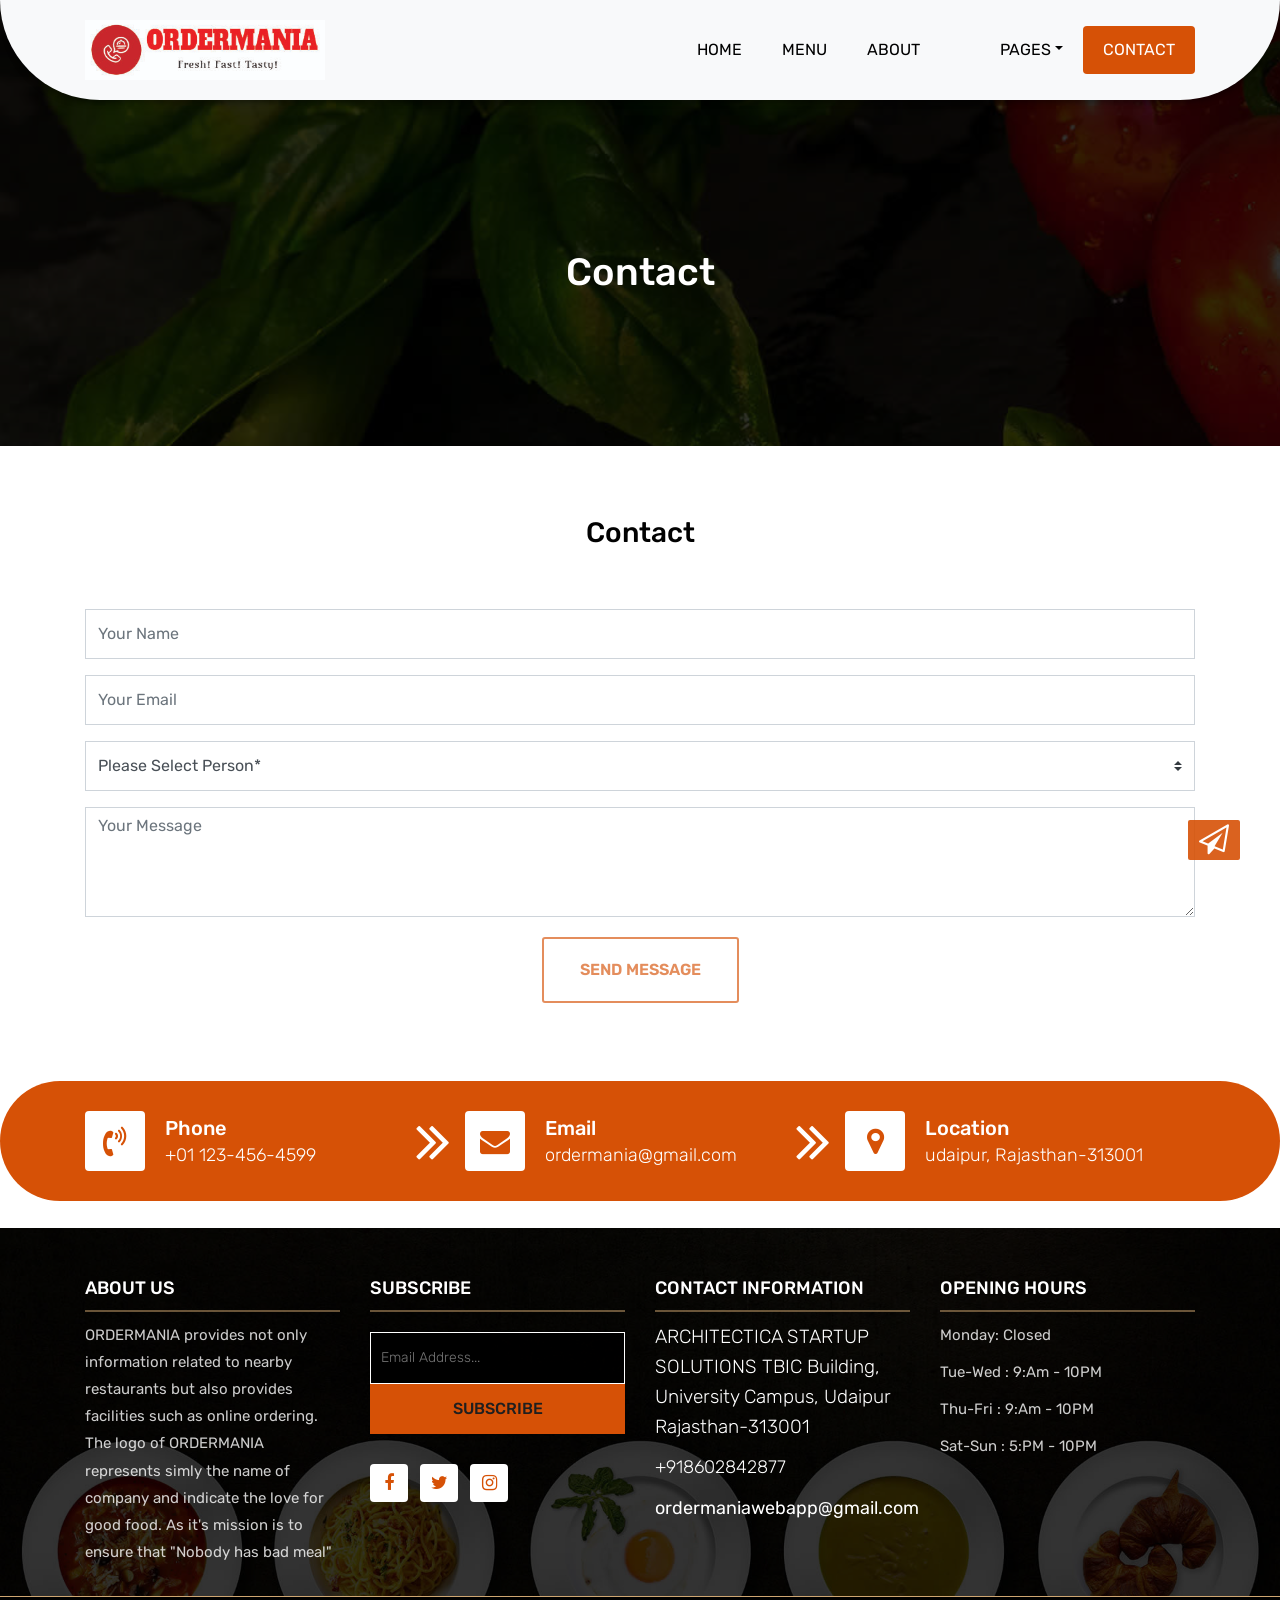
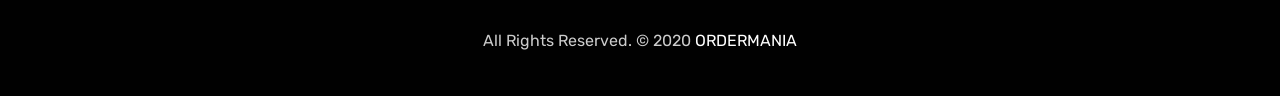
<file: contact.html>
<!DOCTYPE html>
<html lang="en"><!-- Basic -->
<head>
	<meta charset="utf-8">
    <meta http-equiv="X-UA-Compatible" content="IE=edge">   
   
    <!-- Mobile Metas -->
    <meta name="viewport" content="width=device-width, initial-scale=1">
 
     <!-- Site Metas -->
	 <link rel="shortcut icon" href="images/logo.png">
    <title>ORDERMANIA</title>  
    <meta name="keywords" content="">
    <meta name="description" content="">
    <meta name="author" content="">

    <!-- Site Icons -->
    <link rel="shortcut icon" href="images/favicon.ico" type="image/x-icon">
    <link rel="apple-touch-icon" href="images/apple-touch-icon.png">

    <!-- Bootstrap CSS -->
    <link rel="stylesheet" href="css/bootstrap.min.css">    
	<!-- Site CSS -->
    <link rel="stylesheet" href="css/style.css">    
    <!-- Responsive CSS -->
    <link rel="stylesheet" href="css/responsive.css">
    <!-- Custom CSS -->
    <link rel="stylesheet" href="css/custom.css">

    <!--[if lt IE 9]>
      <script src="https://oss.maxcdn.com/libs/html5shiv/3.7.0/html5shiv.js"></script>
      <script src="https://oss.maxcdn.com/libs/respond.js/1.4.2/respond.min.js"></script>
    <![endif]-->

</head>

<body>
	<!-- Start header -->
	<header class="top-navbar">
		<nav class="navbar navbar-expand-lg navbar-light bg-light">
			<div class="container">
				<a class="navbar-brand" href="index.html">
					<img src="images/logo.png" alt="" height = 60px width = 240px/>
				</a>
				<button class="navbar-toggler" type="button" data-toggle="collapse" data-target="#navbars-rs-food" aria-controls="navbars-rs-food" aria-expanded="false" aria-label="Toggle navigation">
				  <span class="navbar-toggler-icon"></span>
				</button>
				<div class="collapse navbar-collapse" id="navbars-rs-food">
					<ul class="navbar-nav ml-auto">
						<li class="nav-item"><a class="nav-link" href="index.html">Home</a></li>
						<li class="nav-item"><a class="nav-link" href="menu.html">Menu</a></li>
						<li class="nav-item"><a class="nav-link" href="about.html">About</a></li>
						<li class="nav-item dropdown">
							<a class="nav-link dropdown-toggle" href="#" id="dropdown-a" data-toggle="dropdown">Pages</a>
							<div class="dropdown-menu" aria-labelledby="dropdown-a">
								<a class="dropdown-item" href="stuff.html">Stuff</a>
								<a class="dropdown-item" href="gallery.html">Gallery</a>
							</div>
						<li class="nav-item active"><a class="nav-link" href="contact.html">Contact</a></li>
					</ul>
				</div>
			</div>
		</nav>
	</header>
	<!-- End header -->
	
	<!-- Start All Pages -->
	<div class="all-page-title page-breadcrumb">
		<div class="container text-center">
			<div class="row">
				<div class="col-lg-12">
					<h1>Contact</h1>
				</div>
			</div>
		</div>
	</div>
	<!-- End All Pages -->
	
	<!-- Start Contact -->

	<div class="contact-box">
		<div class="container">
			<div class="row">
				<div class="col-lg-12">
					<div class="heading-title text-center">
						<h2>Contact</h2>
						
					</div>
				</div>
			</div>
			<div class="row">
				<div class="col-lg-12">
					<form id="contactForm">
						<div class="row">
							<div class="col-md-12">
								<div class="form-group">
									<input type="text" class="form-control" id="name" name="name" placeholder="Your Name" required data-error="Please enter your name">
									<div class="help-block with-errors"></div>
								</div>                                 
							</div>
							<div class="col-md-12">
								<div class="form-group">
									<input type="text" placeholder="Your Email" id="email" class="form-control" name="name" required data-error="Please enter your email">
									<div class="help-block with-errors"></div>
								</div> 
							</div>
							<div class="col-md-12">
								<div class="form-group">
									<select class="custom-select d-block form-control" id="guest" required data-error="Please Select Person">
									  <option disabled selected>Please Select Person*</option>
									  <option value="1">1</option>
									  <option value="2">2</option>
									  <option value="3">3</option>
									  <option value="4">4</option>
									  <option value="5">5</option>
									</select>
									<div class="help-block with-errors"></div>
								</div> 
							</div>
							<div class="col-md-12">
								<div class="form-group"> 
									<textarea class="form-control" id="message" placeholder="Your Message" rows="4" data-error="Write your message" required></textarea>
									<div class="help-block with-errors"></div>
								</div>
								<div class="submit-button text-center">
									<button class="btn btn-common" id="submit" type="submit">Send Message</button>
									<div id="msgSubmit" class="h3 text-center hidden"></div> 
									<div class="clearfix"></div> 
								</div>
							</div>
						</div>            
					</form>
				</div>
			</div>
		</div>
	</div>
	<!-- End Contact -->
	
	<!-- Start Contact info -->
	<div class="contact-imfo-box">
		<div class="container">
			<div class="row">
				<div class="col-md-4 arrow-right">
					<i class="fa fa-volume-control-phone"></i>
					<div class="overflow-hidden">
						<h4>Phone</h4>
						<p class="lead">
							+01 123-456-4599
						</p>
					</div>
				</div>
				<div class="col-md-4 arrow-right">
					<i class="fa fa-envelope"></i>
					<div class="overflow-hidden">
						<h4>Email</h4>
						<p class="lead">
						   ordermania@gmail.com
						</p>
					</div>
				</div>
				<div class="col-md-4">
					<i class="fa fa-map-marker"></i>
					<div class="overflow-hidden">
						<h4>Location</h4>
						<p class="lead">
						   udaipur, Rajasthan-313001
						</p>
					</div>
				</div>
			</div>
		</div>
	</div>
	<!-- End Contact info -->
	</br>
		<!-- Start Footer -->
	<footer class="footer-area bg-f">
		<div class="container">
			<div class="row">
				<div class="col-lg-3 col-md-6">
					<h3>About Us</h3>
					<p>ORDERMANIA provides not only information related to nearby restaurants but also provides facilities such as online ordering. The logo of ORDERMANIA represents simly the name of company and indicate the love for good food. As it's mission is to ensure that "Nobody has bad meal"</p>
				</div>
				<div class="col-lg-3 col-md-6">
					<h3>Subscribe</h3>
					<div class="subscribe_form">
						<form class="subscribe_form">
							<input name="EMAIL" id="subs-email" class="form_input" placeholder="Email Address..." type="email">
							<button type="submit" class="submit"><a href="Thank_You/thank.html">SUBSCRIBE</a></button>
							<div class="clearfix"></div>
						</form>
					</div>
					<ul class="list-inline f-social">
						<li class="list-inline-item"><a href="https://www.facebook.com/Ordermania-102530271540894/?modal=admin_todo_tour"><i class="fa fa-facebook" aria-hidden="true"></i></a></li>
						<li class="list-inline-item"><a href="https://twitter.com/ordermania"><i class="fa fa-twitter" aria-hidden="true"></i></a></li>
						<li class="list-inline-item"><a href="https://instagram.com/order_mania?igshid=17abv1g9u1rey"><i class="fa fa-instagram" aria-hidden="true"></i></a></li>
					</ul>
				</div>
				<div class="col-lg-3 col-md-6">
					<h3>Contact information</h3>
					<p class="lead">ARCHITECTICA STARTUP SOLUTIONS TBIC Building, University Campus, Udaipur Rajasthan-313001</p>
					<p class="lead"><a href="#">+918602842877</a></p>
					<p><a href="#"> ordermaniawebapp@gmail.com</a></p>
				</div>
				<div class="col-lg-3 col-md-6">
					<h3>Opening hours</h3>
					<p><span class="text-color">Monday: </span>Closed</p>
					<p><span class="text-color">Tue-Wed :</span> 9:Am - 10PM</p>
					<p><span class="text-color">Thu-Fri :</span> 9:Am - 10PM</p>
					<p><span class="text-color">Sat-Sun :</span> 5:PM - 10PM</p>
				</div>
			</div>
		</div>
		
		<div class="copyright">
			<div class="container">
				<div class="row">
					<div class="col-lg-12">
						<p class="company-name">All Rights Reserved. &copy; 2020 <a href="#">ORDERMANIA</a></p>
					</div>
				</div>
			</div>
		</div>
		
	</footer>
	<!-- End Footer -->
	
	<a href="#" id="back-to-top" title="Back to top" style="display: none;"><i class="fa fa-paper-plane-o" aria-hidden="true"></i></a>

	<!-- ALL JS FILES -->
	<script src="js/jquery-3.2.1.min.js"></script>
	<script src="js/popper.min.js"></script>
	<script src="js/bootstrap.min.js"></script>
    <!-- ALL PLUGINS -->
	
	<script src="js/jquery.superslides.min.js"></script>
	<script src="js/images-loded.min.js"></script>
	<script src="js/isotope.min.js"></script>
	<script src="js/baguetteBox.min.js"></script>
	<script src="js/jquery.mapify.js"></script>
	<script src="js/form-validator.min.js"></script>
    <script src="js/contact-form-script.js"></script>
    <script src="js/custom.js"></script>
	<script>
		$('.map-full').mapify({
			points: [
				{
					lat: 40.7143528,
					lng: -74.0059731,
					marker: true,
					title: 'Marker title',
					infoWindow: 'Live Dinner Restaurant'
				}
			]
		});	
	</script>
</body>
</html>
</file>
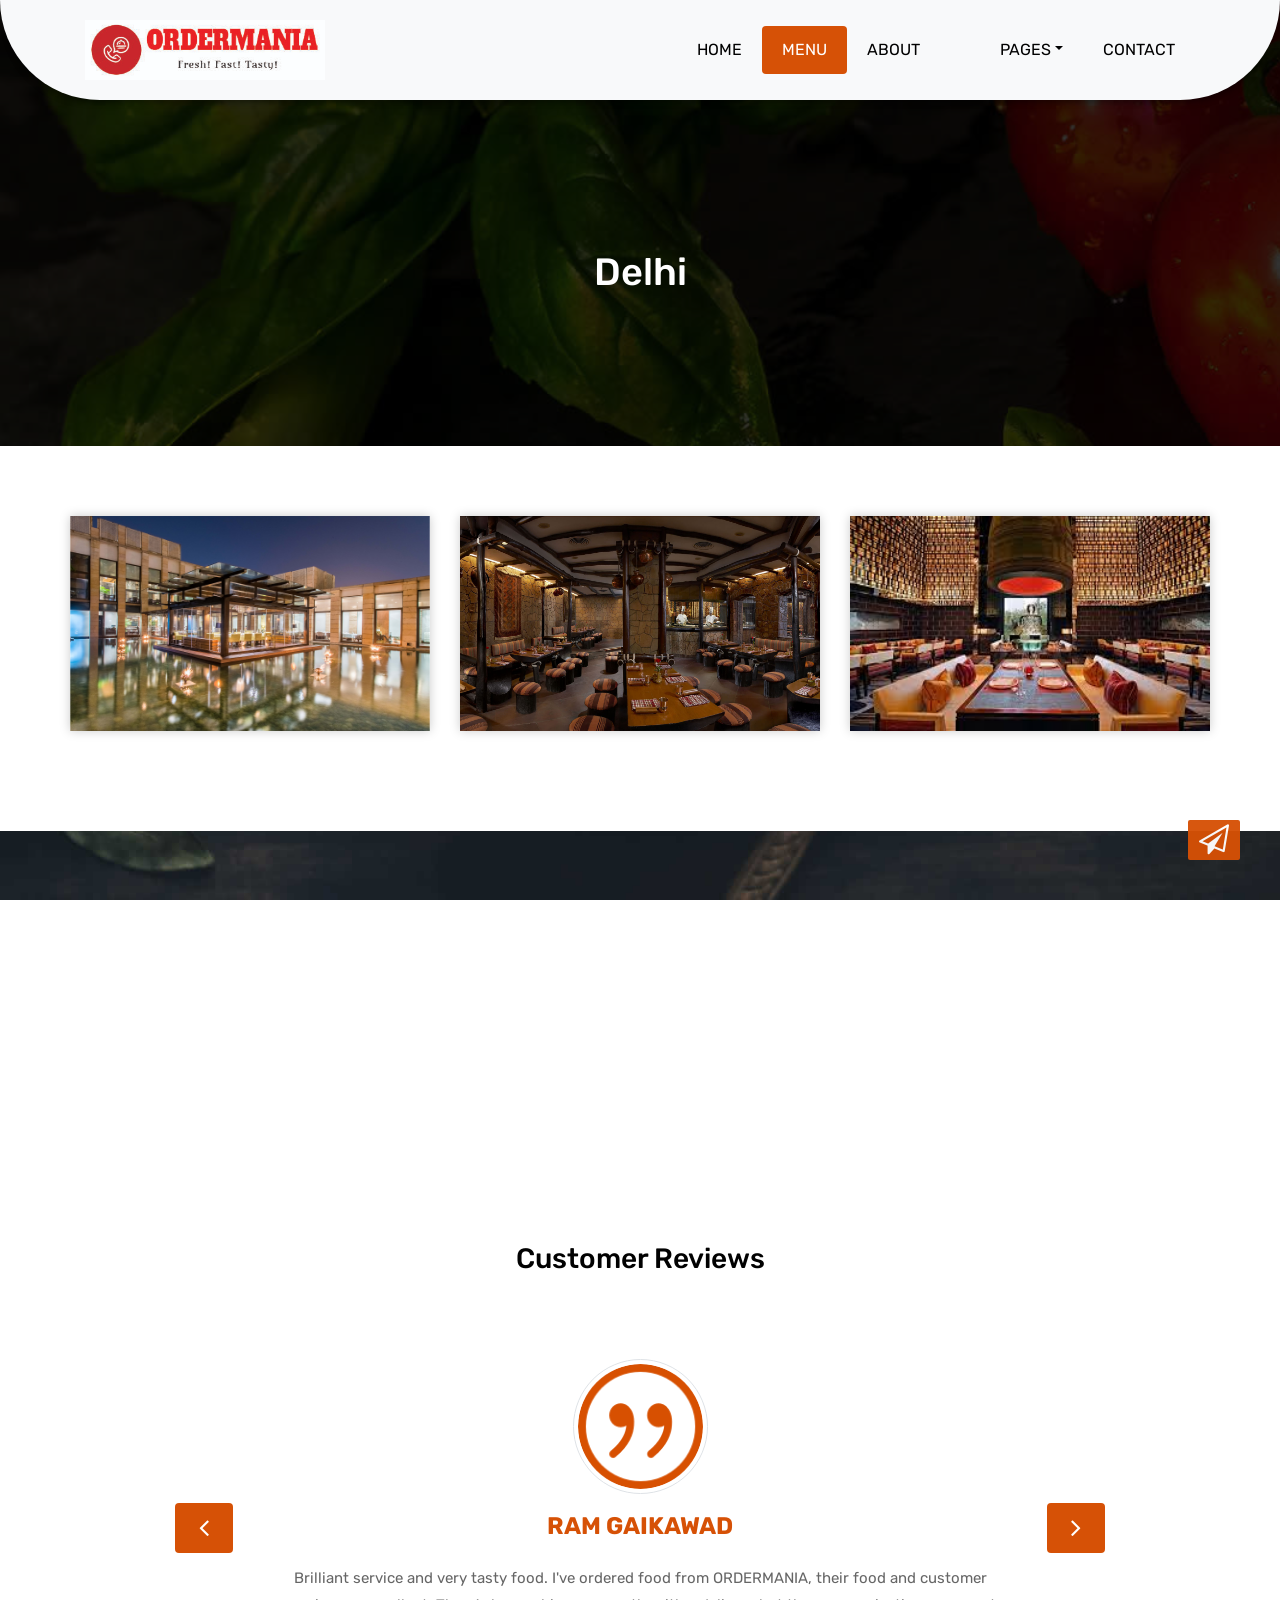
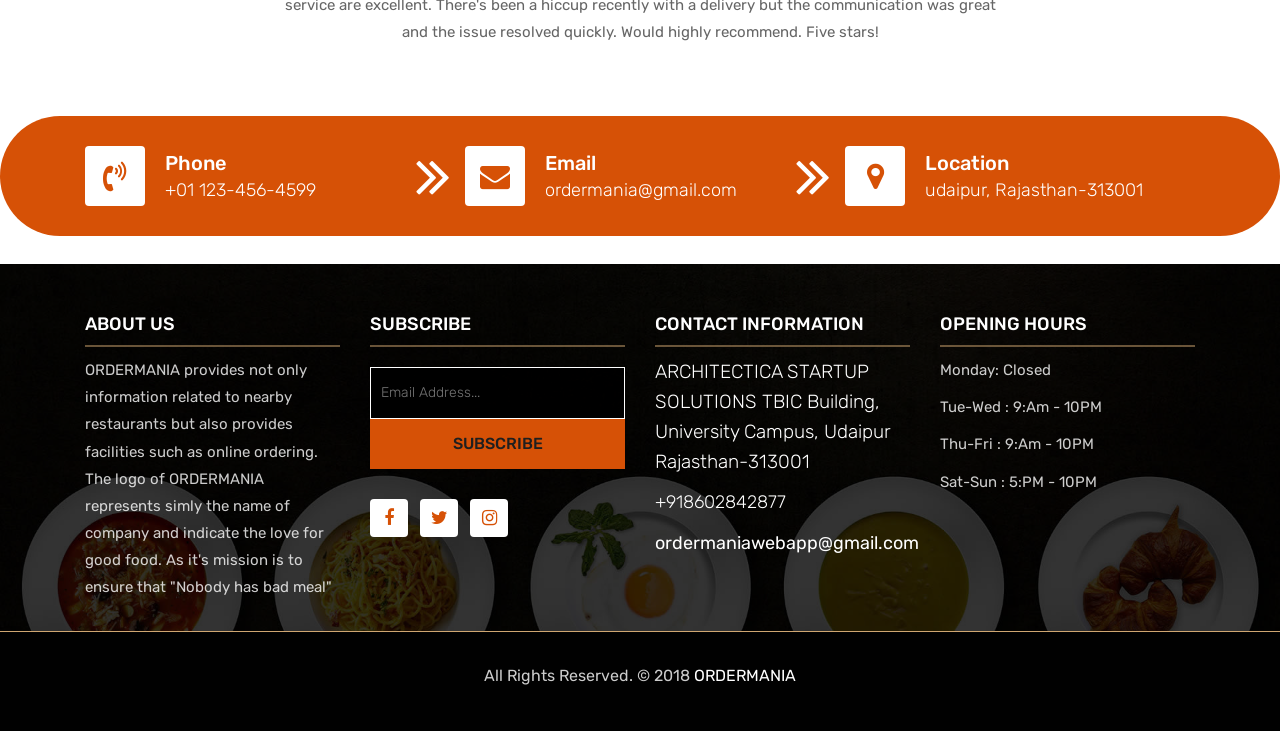
<file: dehli.html>
<!DOCTYPE html>
<html lang="en"><!-- Basic -->
<head>
	<meta charset="utf-8">
    <meta http-equiv="X-UA-Compatible" content="IE=edge">   
   
    <!-- Mobile Metas -->
    <meta name="viewport" content="width=device-width, initial-scale=1">
 
     <!-- Site Metas -->
	 <link rel="shortcut icon" href="images/logo.png">
    <title>Delhi Restaurant</title>  
    <meta name="keywords" content="">
    <meta name="description" content="">
    <meta name="author" content="">

    <!-- Site Icons -->
    <link rel="shortcut icon" href="images/favicon.ico" type="image/x-icon">
    <link rel="apple-touch-icon" href="images/apple-touch-icon.png">

    <!-- Bootstrap CSS -->
    <link rel="stylesheet" href="css/bootstrap.min.css">    
	<!-- Site CSS -->
    <link rel="stylesheet" href="css/style.css">    
    <!-- Responsive CSS -->
    <link rel="stylesheet" href="css/responsive.css">
    <!-- Custom CSS -->
    <link rel="stylesheet" href="css/custom.css">

    <!--[if lt IE 9]>
      <script src="https://oss.maxcdn.com/libs/html5shiv/3.7.0/html5shiv.js"></script>
      <script src="https://oss.maxcdn.com/libs/respond.js/1.4.2/respond.min.js"></script>
    <![endif]-->

</head>

<body>
	<!-- Start header -->
	<header class="top-navbar">
		<nav class="navbar navbar-expand-lg navbar-light bg-light">
			<div class="container">
				<a class="navbar-brand" href="index.html">
					<img src="images/logo.png" alt="" height = 60px width = 240px/>
				</a>
				<button class="navbar-toggler" type="button" data-toggle="collapse" data-target="#navbars-rs-food" aria-controls="navbars-rs-food" aria-expanded="false" aria-label="Toggle navigation">
				  <span class="navbar-toggler-icon"></span>
				</button>
				<div class="collapse navbar-collapse" id="navbars-rs-food">
					<ul class="navbar-nav ml-auto">
						<li class="nav-item"><a class="nav-link" href="index.html">Home</a></li>
						<li class="nav-item active"><a class="nav-link" href="menu.html">Menu</a></li>
						<li class="nav-item"><a class="nav-link" href="about.html">About</a></li>
						<li class="nav-item dropdown">
							<a class="nav-link dropdown-toggle" href="#" id="dropdown-a" data-toggle="dropdown">Pages</a>
							<div class="dropdown-menu" aria-labelledby="dropdown-a">
								<a class="dropdown-item" href="stuff.html">Stuff</a>
								<a class="dropdown-item" href="gallery.html">Gallery</a>
							</div>
						</li>
						<li class="nav-item"><a class="nav-link" href="contact.html">Contact</a></li>
					</ul>
				</div>
			</div>
		</nav>
	</header>
	<!-- End header -->
	
	<!-- ----------------------------------------------------------------------------------------------------------------------------------------------- -->
	
																	<!-- Restaurants Fields -->
	<!-- Start All Pages -->
	<div class="all-page-title page-breadcrumb">
		<div class="container text-center">
			<div class="row">
				<div class="col-lg-12">
					<h1>Delhi</h1>
				</div>
			</div>
		</div>
	</div>
	<!-- End All Pages -->																
	
	<!-- Mumbai -->
	<div class="menu-box">
		<div class="container">
		<div class="row inner-menu-box">
		<div class="col-16">
					<div class="tab-content" id="v-pills-tabContent">
						<div class="tab-pane fade show active" id="v-pills-home" role="tabpanel" aria-labelledby="v-pills-home-tab">
							<div class="row">
								<div class="col-lg-4 col-md-6 special-grid drinks">
									<div class="gallery-single fix">
										<a><img src="images/restaurants/dehli_images/dr_1.png" height = 215px width = 360px alt="Image"></a>
										<div class="why-text">
											<center><h1><b>Indian Accent</b></h1></center>
											<p><b>Address : </b> The Lodhi, Lodhi Rd, CGO Complex, Pragati Vihar, New Delhi, Delhi 110003.</p>
											<a href="delhi1.html">
											<center>
											<button type="button" class="btn btn-success btn-lg">
												<span class="badge badge-light" >Go to restaurant</span>
											</button>
											</center>
											</a>
										</div>
										</a>
									</div>
								</div>
								<div class="col-lg-4 col-md-6 special-grid drinks">
									<div class="gallery-single fix">
										<a><img src="images/restaurants/dehli_images/dr_2.png" height = 215px width = 360px alt="Image"></a>
										<div class="why-text">
											<center><h1><b>Bukhara Restaurant</b></h1></center>
											<p><b>Address : </b>ITC Maurya, Sardar Patel Marg, Akhaura Block, Diplomatic Enclave, Chanakyapuri, New Delhi, Delhi 110021.</p>
											<a href="delhi2.html">
											<center>
											<button type="button" class="btn btn-warning btn-lg">
												<span class="badge badge-light" >Go to restaurant</span>
											</button>
											</center>
											</a>
										</div>
										</a>
									</div>
								</div>
								<div class="col-lg-4 col-md-6 special-grid drinks">
									<div class="gallery-single fix">
										<a><img src="images/restaurants/dehli_images/dr_3.png" height = 215px width = 360px alt="Image"></a>
										<div class="why-text">
											<center><h1><b>The GT Road</b></h1></center>
											<p><b>Address : </b>M-39, Shankar Market, Block M, Connaught Place, New Delhi, Delhi 110001.</p>
											<a href="delhi3.html">
											<center>
											<button type="button" class="btn btn-dark btn-lg">
												<span class="badge badge-light">Go to restaurant</span>
											</button>
											</center>
											</a>
										</div>
										</a>
									</div>
								</div>
								
							</div>
						</div>
					</div>
		</div>
		</div>
		</div>
	</div>
	<!-- Dehli -->
	<!-- Banglore -->
	
	<!-- Start QT -->
	<div class="qt-box qt-background">
		<div class="container">
			<div class="row">
				<div class="col-md-8 ml-auto mr-auto text-center">
					<p class="lead ">
						" If you're not the one cooking, stay out of the way and compliment the chef. "
					</p>
					<span class="lead">Michael Strahan</span>
				</div>
			</div>
		</div>
	</div>
	<!-- End QT -->
	
	<!-- Start Customer Reviews -->
	<div class="customer-reviews-box">
		<div class="container">
			<div class="row">
				<div class="col-lg-12">
					<div class="heading-title text-center">
						<h2>Customer Reviews</h2>
						
					</div>
				</div>
			</div>
			<div class="row">
				<div class="col-md-8 mr-auto ml-auto text-center">
					<div id="reviews" class="carousel slide" data-ride="carousel">
						<div class="carousel-inner mt-4">
							<div class="carousel-item text-center active">
								<div class="img-box p-1 border rounded-circle m-auto">
									<img class="d-block w-100 rounded-circle" src="images/quotations-button.png" alt="">
								</div>
								<h5 class="mt-4 mb-0"><strong class="text-warning text-uppercase">Ram Gaikawad</strong></h5>
								
								<p class="m-0 pt-3">Brilliant service and very tasty food. I've ordered  food from ORDERMANIA, their food and customer service are excellent. There's been a hiccup recently with a delivery but the communication was great and the issue resolved quickly. Would highly recommend. Five stars!</p>
							</div>
							<div class="carousel-item text-center">
								<div class="img-box p-1 border rounded-circle m-auto">
									<img class="d-block w-100 rounded-circle" src="images/quotations-button.png" alt="">
								</div>
								<h5 class="mt-4 mb-0"><strong class="text-warning text-uppercase">Sia Sharma</strong></h5>
								
								<p class="m-0 pt-3">Handy app which makes it easy to choose from the menu of various restaurants in the city. The prices are affordable, and the service is excellent.</p>
							</div>
							<div class="carousel-item text-center">
								<div class="img-box p-1 border rounded-circle m-auto">
									<img class="d-block w-100 rounded-circle" src="images/quotations-button.png" alt="">
								</div>
								<h5 class="mt-4 mb-0"><strong class="text-warning text-uppercase">Aniket Gupta</strong></h5>
								
								<p class="m-0 pt-3">True value for money. good quality, quantity as well as good delivery service. Tastewise it is one of the best restaurant.</p>
							</div>
						</div>
						<a class="carousel-control-prev" href="#reviews" role="button" data-slide="prev">
							<i class="fa fa-angle-left" aria-hidden="true"></i>
							<span class="sr-only">Previous</span>
						</a>
						<a class="carousel-control-next" href="#reviews" role="button" data-slide="next">
							<i class="fa fa-angle-right" aria-hidden="true"></i>
							<span class="sr-only">Next</span>
						</a>
                    </div>
				</div>
			</div>
		</div>
	</div>
	<!-- End Customer Reviews -->
	
	<!-- Start Contact info -->
	<div class="contact-imfo-box">
		<div class="container">
			<div class="row">
				<div class="col-md-4 arrow-right">
					<i class="fa fa-volume-control-phone"></i>
					<div class="overflow-hidden">
						<h4>Phone</h4>
						<p class="lead">
							+01 123-456-4599
						</p>
					</div>
				</div>
				<div class="col-md-4 arrow-right">
					<i class="fa fa-envelope"></i>
					<div class="overflow-hidden">
						<h4>Email</h4>
						<p class="lead">
						   ordermania@gmail.com
						</p>
					</div>
				</div>
				<div class="col-md-4">
					<i class="fa fa-map-marker"></i>
					<div class="overflow-hidden">
						<h4>Location</h4>
						<p class="lead">
						   udaipur, Rajasthan-313001
						</p>
					</div>
				</div>
			</div>
		</div>
	</div>
	<!-- End Contact info -->
	</br>
	<!-- Start Footer -->
	<footer class="footer-area bg-f">
		<div class="container">
			<div class="row">
				<div class="col-lg-3 col-md-6">
					<h3>About Us</h3>
					<p>ORDERMANIA provides not only information related to nearby restaurants but also provides facilities such as online ordering. The logo of ORDERMANIA represents simly the name of company and indicate the love for good food. As it's mission is to ensure that "Nobody has bad meal"</p>
				</div>
				<div class="col-lg-3 col-md-6">
					<h3>Subscribe</h3>
					<div class="subscribe_form">
						<form class="subscribe_form">
							<input name="EMAIL" id="subs-email" class="form_input" placeholder="Email Address..." type="email">
							<button type="submit" class="submit"><a href="Thank_You/thank.html">SUBSCRIBE</a></button>
							<div class="clearfix"></div>
						</form>
					</div>
					<ul class="list-inline f-social">
						<li class="list-inline-item"><a href="https://www.facebook.com/Ordermania-102530271540894/?modal=admin_todo_tour"><i class="fa fa-facebook" aria-hidden="true"></i></a></li>
						<li class="list-inline-item"><a href="https://twitter.com/ordermania"><i class="fa fa-twitter" aria-hidden="true"></i></a></li>
						<li class="list-inline-item"><a href="https://instagram.com/order_mania?igshid=17abv1g9u1rey"><i class="fa fa-instagram" aria-hidden="true"></i></a></li>
					</ul>
				</div>
				<div class="col-lg-3 col-md-6">
					<h3>Contact information</h3>
					<p class="lead">ARCHITECTICA STARTUP SOLUTIONS TBIC Building, University Campus, Udaipur Rajasthan-313001</p>
					<p class="lead"><a href="#">+918602842877</a></p>
					<p><a href="#"> ordermaniawebapp@gmail.com</a></p>
				</div>
				<div class="col-lg-3 col-md-6">
					<h3>Opening hours</h3>
					<p><span class="text-color">Monday: </span>Closed</p>
					<p><span class="text-color">Tue-Wed :</span> 9:Am - 10PM</p>
					<p><span class="text-color">Thu-Fri :</span> 9:Am - 10PM</p>
					<p><span class="text-color">Sat-Sun :</span> 5:PM - 10PM</p>
				</div>
			</div>
		</div>
		
		<div class="copyright">
			<div class="container">
				<div class="row">
					<div class="col-lg-12">
						<p class="company-name">All Rights Reserved. &copy; 2018 <a href="#">ORDERMANIA</a></p>
					</div>
				</div>
			</div>
		</div>
		
	</footer>
	<!-- End Footer -->
	
	<a href="#" id="back-to-top" title="Back to top" style="display: none;"><i class="fa fa-paper-plane-o" aria-hidden="true"></i></a>

	<!-- ALL JS FILES -->
	<script src="js/jquery-3.2.1.min.js"></script>
	<script src="js/popper.min.js"></script>
	<script src="js/bootstrap.min.js"></script>
    <!-- ALL PLUGINS -->
	<script src="js/jquery.superslides.min.js"></script>
	<script src="js/images-loded.min.js"></script>
	<script src="js/isotope.min.js"></script>
	<script src="js/baguetteBox.min.js"></script>
	<script src="js/form-validator.min.js"></script>
    <script src="js/contact-form-script.js"></script>
    <script src="js/custom.js"></script>
</body>
</html>
</file>
<file: css/style.css>
/*------------------------------------------------------------------
    IMPORT FONTS
-------------------------------------------------------------------*/

@import url('https://fonts.googleapis.com/css?family=Rubik:300,400,500,700,900');

/*------------------------------------------------------------------
    IMPORT FILES
-------------------------------------------------------------------*/

@import url(animate.css);
@import url(font-awesome.min.css);
@import url(superslides.css);
@import url(baguetteBox.min.css);

/*------------------------------------------------------------------
    SKELETON
-------------------------------------------------------------------*/

body {
    color: #666666;
    font-size: 15px;
    font-family: 'Rubik', sans-serif;
    line-height: 1.80857;
}


a {
    color: #1f1f1f;
    text-decoration: none !important;
    outline: none !important;
    -webkit-transition: all .3s ease-in-out;
    -moz-transition: all .3s ease-in-out;
    -ms-transition: all .3s ease-in-out;
    -o-transition: all .3s ease-in-out;
    transition: all .3s ease-in-out;
}

h1,
h2,
h3,
h4,
h5,
h6 {
    letter-spacing: 0;
    font-weight: normal;
    position: relative;
    padding: 0 0 10px 0;
    font-weight: normal;
    line-height: 120% !important;
    color: #1f1f1f;
    margin: 0
}

h1 {
    font-size: 24px
}

h2 {
    font-size: 22px
}

h3 {
    font-size: 18px
}

h4 {
    font-size: 16px
}

h5 {
    font-size: 14px
}

h6 {
    font-size: 13px
}

h1 a,
h2 a,
h3 a,
h4 a,
h5 a,
h6 a {
    color: #212121;
    text-decoration: none!important;
    opacity: 1
}

h1 a:hover,
h2 a:hover,
h3 a:hover,
h4 a:hover,
h5 a:hover,
h6 a:hover {
    opacity: .8
}

a {
    color: #1f1f1f;
    text-decoration: none;
    outline: none;
}

a,
.btn {
    text-decoration: none !important;
    outline: none !important;
    -webkit-transition: all .3s ease-in-out;
    -moz-transition: all .3s ease-in-out;
    -ms-transition: all .3s ease-in-out;
    -o-transition: all .3s ease-in-out;
    transition: all .3s ease-in-out;
}

.btn-custom {
    margin-top: 20px;
    background-color: transparent !important;
    border: 2px solid #ddd;
    padding: 12px 40px;
    font-size: 16px;
}

.lead {
    font-size: 18px;
    line-height: 30px;
    color: #767676;
    margin: 0;
    padding: 0;
}

blockquote {
    margin: 20px 0 20px;
    padding: 30px;
}

ul, li, ol{
	list-style: none;
	margin: 0px;
	padding: 0px;
}
button:focus{
	outline: none;
}

.form-control::-moz-placeholder {
    color: #2a2a2a;
    opacity: 1;
}

/*------------------------------------------------------------------
    LOADER 
-------------------------------------------------------------------*/


/*------------------------------------------------------------------
    HEADER
-------------------------------------------------------------------*/
.top-navbar{
	position: relative;
	z-index: 10;
}

.top-navbar .navbar{
	padding: 15px 0px;
	position: fixed;
	width: 100%;
	border-radius: 0px 0px 100px 100px;
	transition: height .3s ease-out, background .3s ease-out, box-shadow .3s ease-out;
	-webkit-transform: translate3d(0, 0, 0);
	transform: translate3d(0, 0, 0);
	-webkit-box-shadow: 0 8px 6px -6px rgba(0, 0, 0, 0.4);
	box-shadow: 0 8px 6px -6px rgba(0, 0, 0, 0.4);
	z-index: 100;
}

.top-navbar .navbar-light .navbar-nav .nav-link{
	color: #010101;
	font-size: 16px;
	padding: 10px 20px;
	border-radius: 4px;
	text-transform: uppercase;
}

.top-navbar .navbar-light .navbar-nav .nav-item .nav-link:hover{
	background: #d65106;
	color: #ffffff;
}
.top-navbar .navbar-light .navbar-nav .nav-item.active .nav-link{
	background: #d65106;
	color: #ffffff;
	border-radius: 4px;
}

.navbar-expand-lg .navbar-nav .dropdown-menu{
	border: none;
	border-radius: 0px;
	padding: 10px;
	box-shadow: 2px 5px 6px rgba(0,0,0,0.5);
}
.navbar-expand-lg .navbar-nav .dropdown-menu a{
	padding: 10px 10px;
	text-transform: uppercase;
}

.navbar-expand-lg .navbar-nav .dropdown-menu a.dropdown-item:hover{
	background: #d65106;
	color: #ffffff;
}
.navbar-light .navbar-toggler:hover{
	background: #d65106;
}

/* =========== Banner ============*/
 #rev_slider_34_1 p, #rev_slider p{
	font-size:18px;
	color:#fff;
}
.cover-slides{
	height: 100vh;
}
.slides-navigation a {
	background: #d65106;
    position: absolute;
    height: 50px;
    width: 50px;
    top: 50%;
    font-size: 20px;
    display: block;
    color: #fff;
	border-radius: 4px;
	line-height: 63px;
	text-align: center;
    transition: all .3s ease-in-out;
}
.slides-navigation a i{
	font-size: 40px;
}
.slides-navigation a:hover {
	background: #010101;
}
.cover-slides .container{
	height: 100%;
	position: relative;
	z-index: 2;
}
.cover-slides .container > .row {
	-webkit-box-align: center;
	-ms-flex-align: center;
	align-items: center;
}
.cover-slides .container > .row {
    height: 100%;
}

.btn{
	text-transform: uppercase;
	padding: 19px 36px;
}
.btn{
	display: inline-block;
	font-weight: 600;
	text-align: center;
	white-space: nowrap;
	vertical-align: middle;
	-webkit-user-select: none;
	-moz-user-select: none;
	-ms-user-select: none;
	user-select: none;
	border: 2px solid transparent;
	padding: 12px 30px;
	font-size: 16px;
	line-height: 1.5;
	border-radius: .1875rem;
	transition: color .15s ease-in-out, background-color .15s ease-in-out, border-color .15s ease-in-out, box-shadow .15s ease-in-out;
}
.btn-outline-new-white {
    color: #fff;
    background-color: #d65106;
    background-image: none;
    border-color: #d65106;
}
.btn-outline-new-white:hover {
    color: #ffffff;
    background-color: #333333;
    border-color: #333333;
}

.overlay-background {
    background: #333;
    position: absolute;
    height: 100%;
    width: 100%;
    left: 0;
    top: 0;
	opacity: 0.5;
}

.cover-slides h1{
	font-family: 'Rubik', sans-serif;
	font-weight: 500;
	font-size: 64px;
	color: #fff;
}
.cover-slides p{
	font-size: 18px;
	color: #fff;
}
.slides-pagination a{
	border: 2px solid #ffffff;
}
.slides-pagination a.current{
	background: #d65106;
	border: 2px solid #d65106;
}
/* Dropdown Button */
.dropbtn {
  background-color: #d65106;
  color: #fff;
  padding: 12px 60px;
  font-size: 19px;
  text-transform: uppercase;
  border-radius:30px;
  font-family: 'BebasRegular';
  line-height:inherit;
  letter-spacing:0.5px;
  border: #d65106;
  cursor: pointer;
}



/* Dropdown button on hover & focus */
.dropbtn:hover, .dropbtn:focus {
  background-color: #d65106;
}


/* The search field */
#myInput {
  box-sizing: border-box;
  background-image: url('searchicon.png');
  background-position: 14px 12px;
  background-repeat: no-repeat;
  font-size: 17px;
  padding: 14px 20px 12px 45px;
  border: none;
  border-bottom: 1px solid #ddd;
}

/* The search field when it gets focus/clicked on */
#myInput:focus {outline: 3px solid #ddd;}

/* The container <div> - needed to position the dropdown content */
.dropdown {
  position: relative;
  display: inline-block;
  margin-left : 40px;
}

/* Dropdown Content (Hidden by Default) */
.dropdown-content {
  display:none;
  position: absolute;
  background-color: #d65106;
  min-width: 230px;
  border: 1px solid #ddd;
  z-index: 1;
  margin-left:-50px;
}
/* Links inside the dropdown */
.dropdown-content a {
  color: white;
  padding: 19px 16px;
  font-size: 17px;
  text-decoration: none;
  display: block;
}



/* Change color of dropdown links on hover */
.dropdown-content a:hover {background-color: #f1f1f1}

/* Show the dropdown menu (use JS to add this class to the .dropdown-content container when the user clicks on the dropdown button) */
.show {display:block;}
.btn{
	text-transform: uppercase;
	padding: 19px 36px;
}

/*------------------------------------------------------------------
    About
-------------------------------------------------------------------*/

.about-section-box{
	padding: 70px 0px;
	background: #ffffff url(../images/about-bg.jpg) no-repeat bottom center;
	background-size: cover;
}
.about-section-box .img-fluid{
	box-shadow: 20px 20px 0px #d65106;
}
.inner-column{
	text-align: left;
}
.inner-column h1{
	font-family: 'Rubik', sans-serif;
	font-size: 30px;
	color: #010101;
	font-weight: 500;
}
.inner-column h1 span{
	color: #d65106;
}
.inner-column h4{
	font-size: 16px;
	font-weight: 500;
}
.inner-column p{
	font-size: 18px;
	color: #222222;
}
.inner-column .btn-outline-new-white{
	color: #fff;
}
.inner-column .btn-outline-new-white:hover{
	color: #ffffff;
}

/*------------------------------------------------------------------
    QT
-------------------------------------------------------------------*/


.qt-background{
	background: url(../images/qt-bg.jpg) no-repeat;
	background-size: cover;
	padding: 100px 0;
	background-attachment: fixed;
	background-position: center center;
	position: relative;
}
.qt-background p {
    font-size: 35px;
    font-weight: 300;
    line-height: 44px;
    color: #fff;
	font-family: 'Rubik', sans-serif;
	margin-bottom: 20px;
}

.qt-background span {
    color: #fff;
    font-size: 28px;  
	font-weight: 600;	
}

/*------------------------------------------------------------------
    Menu
-------------------------------------------------------------------*/

.menu-box{
	padding: 70px 0px;
}

.heading-title{
	margin-bottom: 50px;
}
.heading-title h2{
	color: #010101;
	font-size: 28px;
	font-family: 'Rubik', sans-serif;
	font-weight: 500;
}
.heading-title p{
	font-size: 18px;
	font-weight: 200;
	margin: 0px;
}

.inner-menu-box{}
.inner-menu-box .nav-pills .nav-link.active{
	background: #d65106;
}
.inner-menu-box .nav-pills .nav-link{
	font-size: 18px;
}
.inner-menu-box .nav-pills .nav-link:hover{
	background: #d65106;
	color: #ffffff;
}

.gallery-single{
	margin-bottom: 30px;
}

.gallery-single {
    position: relative;
    overflow: hidden;
    -webkit-box-shadow: 0 0 10px #ccc;
    box-shadow: 0 0 10px #ccc;
}

.why-text {
    position: absolute;
    left: 0;
    bottom: -100%;
    right: 0;
    height: 100%;
    background: rgba(207, 166, 113, 0.9);
    padding: 12px 12px;
    -webkit-transition: all .3s ease;
    transition: all .3s ease;
}
.why-text h4{
	color: #ffffff;
	font-size: 16px;
	font-weight: 500;
	font-family: 'Rubik', sans-serif;
}
.why-text p{
	color: #ffffff;
	font-size: 13px;
	border-bottom: 1px dashed #010101;
	margin: 0px;
	padding-bottom: 15px;
	margin-top: 0px;
	margin-bottom: 15px;
}
.why-text h5{
	font-size: 18px;
	font-weight: 600;
	color: #ffffff;
}

.gallery-single:hover .why-text{
	bottom: 0px;
}


/*------------------------------------------------------------------
    Gallery
-------------------------------------------------------------------*/

.gallery-box{
	padding: 70px 0px;
}
.tz-gallery{
	margin-top: 30px;
}
.tz-gallery .lightbox img {
    width: 100%;
    transition: 0.2s ease-in-out;
    box-shadow: 0 2px 3px rgba(0,0,0,0.2);
}
.tz-gallery .lightbox img:hover {
    transform: scale(1.05);
    box-shadow: 0 8px 15px rgba(0,0,0,0.3);
}
.tz-gallery .lightbox{
	border: 3px solid #d65106;
	display: inline-block;
	margin-bottom: 30px;
}


/*------------------------------------------------------------------
    Customer Reviews
-------------------------------------------------------------------*/

.customer-reviews-box{
	padding: 70px 0px;
}

.carousel-inner .carousel-item .img-box{
	width: 135px;
	height: 135px;
}
.carousel-control-prev{
	left: -100px;
}
.carousel-control-next{
	right: -100px;
}
.carousel-indicators{
	top: 320px;
}

.text-warning{
	color: #d65106 !important;
	font-size: 24px;
}

@media (min-width: 320px) and (max-width: 640px) {
	.carousel-inner .carousel-item p{
		font-size: 14px;
	}
	.carousel-control-prev{
		left: -5px;
	}
	.carousel-control-next{
		right: -5px;
	}
 	.carousel-indicators{
		top: 400px;
	}
}

#reviews .carousel-control-prev{
	background: #d65106;
	color: #ffffff;
	display: block;
	position: absolute;
	width: 8%;
	height: 50px;
	top: 50%;
	border-radius: 4px;
	font-size: 28px;
	opacity: 1;
}
#reviews .carousel-control-prev:hover{
	background: #010101;
	color: #ffffff;
}

#reviews .carousel-control-next{
	background: #d65106;
	color: #ffffff;
	display: block;
	position: absolute;
	width: 8%;
	height: 50px;
	top: 50%;
	border-radius: 4px;
	font-size: 28px;
	opacity: 1;
}
#reviews .carousel-control-next:hover{
	background: #010101;
	color: #ffffff;
}


/*------------------------------------------------------------------
    Contact info
-------------------------------------------------------------------*/

.contact-imfo-box{
	background: #d65106;
	padding: 30px 0;
	border-radius: 100px;
}

.overflow-hidden {
    overflow: hidden;
}

.contact-imfo-box i{
	display: block;
	float: left;
	width: 60px;
	height: 60px;
	line-height: 60px;
	text-align: center;
	background: #fff;
	color: #d65106;
	font-size: 30px;
	-webkit-border-radius: 4px;
	-moz-border-radius: 4px;
	-ms-border-radius: 4px;
	border-radius: 4px;
	margin-right: 20px;
}
.contact-imfo-box h4 {
    margin: 0px;
    margin-top: 5px;
	color: #ffffff;
	font-size: 20px;
	padding: 0px;
	font-weight: 500;
	line-height: 24px;
}
.contact-imfo-box p {
    margin: 0px;
	color: #ffffff;
	font-weight: 300;
}

/*------------------------------------------------------------------
    Footer
-------------------------------------------------------------------*/

.footer-area{
	padding-top: 50px;
	padding-bottom: 0px;
}
.bg-f{
	background-image: url("../images/footer-bg.jpg");
	background-attachment: scroll;
	background-clip: initial;
	background-color: rgba(0, 0, 0, 0);
	background-origin: initial;
	background-position: center center;
	background-repeat: no-repeat;
	background-size: cover;
	position: relative;
}
.bg-f::before {
    background: #010101;
    content: "";
    height: 100%;
    left: 0;
    position: absolute;
    top: 0;
    width: 100%;
    z-index: 1;
	opacity: 0.8;
}

.footer-area .container{
	position: relative;
	z-index: 1;
}
.footer-area h3{
	color: #ffffff;
	text-transform: uppercase;
	font-size: 18px;
	font-weight: 500;
	border-bottom: 2px solid rgba(207, 166, 113, 0.5);
	margin-bottom: 10px;
}
.footer-area p{
	font-size: 15px;
	color: rgba(255, 255, 255, 0.8);
	margin: 0;
	padding-bottom: 10px;
}

.arrow-right{
	position: relative;
}
.arrow-right::before {
    content: "\f101";
	font-family: 'FontAwesome';	
	position: absolute;
	right: 0px;
	top: 0;
	color: #fff;
	font-size: 60px;
	line-height: 60px;
}


.footer-area p.lead{
	font-size: 19px;
	color: #ffffff;
	margin-bottom: 0px;
}
.footer-area p.lead a{
	color: #ffffff;
	margin-bottom: 15px;
}
.footer-area p.lead a:hover{
	color: #d65106;
}
.footer-area p a{
	font-size: 18px;
	color: #ffffff;
}
.footer-area p a:hover{
	color: #d65106;
}

.subscribe_form {
    display: block;
    text-align: center;
    padding: 5px 0;
}

.subscribe_form .form_input {
    display: block;
    background-color: rgba(0,0,0,0.9);
	border: 1px solid #ffffff;
    color: #fff;
    font-size: 14px;
    line-height: 50px;
    padding: 0 10px;
    float: left;
	font-weight: 300;
    width: 100%;
    transition: all 0.5s ease-in-out;
}

.subscribe_form .submit {
    background-color: #d65106;
    color: #fff;
    font-size: 16px;
    font-weight: 500;
    line-height: 50px;
    display: inline-block;
    padding: 0 10px;
    float: left;
    width: 100%;
	border: none;
	cursor: pointer;
    transition: all 0.5s ease-in-out;
}
.subscribe_form .submit:hover{
	background: #010101;
}

.f-social {
    padding-bottom: 10px;
    margin: 0px;
    margin-top: 20px;
}
.f-social li a {
    font-size: 18px;
    color: rgba(214, 81, 6);
	width: 38px;
	height: 38px;
	display: block;
	text-align: center;
	line-height: 38px;
	background: #ffffff;
	border-radius: 4px;
}

.copyright{
	margin-top: 20px;
	position: relative;
	display: block;
	background-color: #010101;
	border-top: 1px solid rgba(207, 166, 113);
	padding: 30px 0;
	z-index: 1;
}

.copyright .company-name{
	font-size: 16px;
	text-align: center;
}
.copyright .company-name a{
	font-size: 16px;
}

/*------------------------------------------------------------------
    All Pages
-------------------------------------------------------------------*/

.page-breadcrumb {
    padding: 250px 0 150px;
    background: url(../images/all-bg.jpg) no-repeat;
    background-attachment: fixed;
    background-size: cover;
    background-position: 0 0;
    position: relative;
}
.all-page-title .container{
	position: relative;
	z-index: 2;
}
.all-page-title::before{
	background: #010101;
	content: "";
	height: 100%;
	left: 0;
	position: absolute;
	top: 0;
	width: 100%;
	z-index: 1;
	opacity: 0.8;	
}
.all-page-title h1{
	font-size: 38px;
	color: #ffffff;
	font-family: 'Rubik', sans-serif;
	padding: 0px;
	font-weight: 500;
}

.inner-pt{
	margin-top: 30px;
}
.inner-pt p{
	font-size: 18px;
}

.stuff-box{
	padding: 70px 0px;
}


.our-team{
    text-align: center;
    transition: all 0.5s ease 0s;
	margin-bottom: 30px;
}
.our-team:hover{
    box-shadow: 0 15px 10px -10px rgba(0, 0, 0, 0.5), 0 1px 4px rgba(0, 0, 0, 0.3), 0 0 40px rgba(0, 0, 0, 0.1) inset;
}
.our-team .pic{
    overflow: hidden;
    position: relative;
}
.our-team .pic:before,
.our-team .pic:after{
    content: "";
    width: 200%;
    height: 80%;
    background: rgba(38,37,37,0.8);
    position: absolute;
    top: -100%;
    left: -4%;
    transform: rotate(45deg);
    transition: all 0.5s ease 0s;
}
.our-team .pic:after{
    background: rgba(214,81,6,0.8);
    top: auto;
    left: auto;
    bottom: -100%;
    right: -4%;
}
.our-team:hover .pic:before{ top: 0; }
.our-team:hover .pic:after{ bottom: 0; }
.our-team .pic img{
    width: 100%;
    height: auto;
}
.our-team .social{
    width: 100%;
    padding: 0;
    margin: 0;
    list-style: none;
    position: absolute;
    bottom: 45%;
    left: 0;
    opacity: 0;
    z-index: 2;
    transition: all 0.5s ease 0.3s;
}
.our-team:hover .social{ opacity: 1; }
.our-team .social li{ display: inline-block; }
.our-team .social li a{
    display: block;
    width: 40px;
    height: 40px;
    line-height: 40px;
    font-size: 20px;
    color: #fff;
    margin-right: 10px;
    position: relative;
    transition: all 0.3s ease 0s;
}
.our-team .social li a:after{
    content: "";
    width: 100%;
    height: 100%;
    background: #d65106;
    border-radius: 0 20px 20px 20px;
    position: absolute;
    top: 0;
    left: 0;
    z-index: -1;
    transition: all 0.3s ease 0s;
}
.our-team .social li a:hover:after{ transform: rotate(180deg); }
.our-team .team-content{ padding: 20px; }
.our-team .title{
    font-size: 22px;
    font-weight: 700;
    letter-spacing: 2px;
    color: #d65106;
    text-transform: uppercase;
    margin-bottom: 7px;
}
.our-team .post{
    display: block;
    font-size: 17px;
    font-weight: 600;
    color: #333333;
    text-transform: capitalize;
}
@media only screen and (max-width: 990px){
    .our-team{ margin-bottom: 30px; }
}


.reservation-box{
	padding: 70px 0px;
}

.reservation-box h3{
	padding: 0px 15px;
	margin-bottom: 20px;
	font-weight: 600;
}

.help-block ul li{
	color: red;
}

.form-control[readonly]{
	background-color: #ffffff;
}

.form-control{
	border-radius: 0px;
	min-height: 50px;
}
.form-control:focus{
	border: 1px solid #d65106;
	box-shadow: none;
}

.form-group .picker__input.picker__input--active{
	border-color: #d65106;
}

.submit-button{
	margin-top: 20px;
}
.btn.btn-common{
	color: #d65106;
	background-color: transparent;
	background-image: none;
	border-color: #d65106;
}
.btn.btn-common:hover{
	color: #ffffff;
	background-color: #333333;
	border-color: #333333;
}
.blog-box{
	padding: 70px 0px;
}
.blog-box-inner{
	position: relative;
	margin-bottom: 30px;
}

.blog-box-inner .blog-img-box{
	position: relative;
	display: block;
}

.blog-box-inner .blog-detail{
	position: absolute;
	top: 0;
	background: #fff;
	padding: 30px 25px;
	border: 1px solid #ddd;
	transition-duration: .5s;
	height: 100%;
}

.blog-detail h4 {
    font-size: 18px;
    font-weight: 500;
    color: #222222;
}

.blog-detail ul li {
    display: inline-block;
    padding: 0px 5px;
}
.blog-detail ul li span{
	color: #d65106;
	cursor: pointer;
}
.blog-detail ul li span:hover{
	color: #010101;
}

.blog-detail ul li:first-child {
    padding-left: 0px;
}

.blog-detail p {
    padding: 10px 0px 0 0;
	margin: 0px;
	font-size: 13px;
}

.blog-detail a{
	color: #ffffff;
	margin-top: 20px;
}

.blog-box-inner .blog-detail:hover{
	background: rgba(255, 255, 255, .9);
}

.blog-inner-box {
    position: relative;
    margin: 0px 10px;
    margin-bottom: 30px;
}
.side-blog-img {
    box-shadow: 15px 15px 0px 0px rgba(214, 81, 6, 0.4);
    -webkit-transition: all 1s ease 0.01s;
    transition: all 1s ease 0.01s;
    position: relative;
}

.date-blog-up {
    position: absolute;
    right: 0px;
    top: 0px;
    background: #d65106;
    font-size: 18px;
    color: #ffffff;
    padding: 5px 15px 5px 5px;
}
.inner-blog-detail {
    background: #ffffff;
    position: relative;
    padding: 30px 20px;
}

.inner-blog-detail h3 {
    font-size: 20px;
    font-weight: 500;
    padding-bottom: 15px;
}
.inner-blog-detail ul li {
    display: inline-block;
    padding: 0px 5px;
    color: #222222;
}
.inner-blog-detail ul li span {
    color: #d65106;
}
.inner-blog-detail p {
    padding: 10px 0px;
}
.details-page blockquote {
    border-left: 5px solid #d65106;
}
.details-page blockquote {
    padding: 20px;
}
blockquote {
    margin: 20px 0 20px;
    padding: 30px;
}
.blog-inner-details-line {
    margin: 20px 0px;
    clear: both;
    float: left;
    width: 100%;
}
.line-left-social h5 {
    font-size: 18px;
    font-weight: 600;
    padding-bottom: 15px;
}
.line-left-social ul li {
    display: inline-block;
    margin-bottom: 5px;
}
.line-right-social ul li {
    display: inline-block;
}
.line-right-social ul li a {
    display: block;
    padding: 5px;
    background: #f5f5f5;
    border-radius: 6px;
    font-weight: 500;
    width: 35px;
    height: 35px;
    text-align: center;
    line-height: 25px;
    font-size: 15px;
}
.line-left-social ul li a {
    display: block;
    padding: 5px 10px;
    background: #f5f5f5;
    border-radius: 6px;
    font-weight: 400;
    font-size: 12px;
}
.line-left-social ul li a:hover {
    background: #d65106;
    color: #ffffff;
}
.line-right-social ul li a:hover {
    background: #d65106;
    color: #ffffff;
}
.line-right-social h5 {
    font-size: 18px;
    font-weight: 600;
    padding-bottom: 15px;
}
.blog-comment-box {
    clear: both;
    margin: 20px 0px;
    float: left;
    width: 100%;
}
.blog-comment-box h3 {
    font-size: 18px;
    font-weight: 600;
    padding-bottom: 20px;
}
.comment-item {
    margin-bottom: 30px;
}
.comment-item-left {
    float: left;
    width: 90px;
    height: 90px;
}
.comment-item-left img {
    width: 100%;
    border-radius: 20px;
}
.comment-item-right {
    padding-left: 110px;
}
.comment-item-right a {
    font-size: 16px;
    font-weight: 500;
}
.des-l {
    display: inline-block;
    width: 100%;
}
.des-l p {
    font-size: 13px;
}
.comment-item-right a {
    font-size: 16px;
    font-weight: 500;
}
.right-btn-re {
    float: right;
    font-style: italic;
    text-align: right;
    font-size: 16px;
    padding: 5px 10px;
    background: #f5f5f5;
    border-radius: 6px;
}
.right-btn-re:hover {
    background: #d65106;
    color: #ffffff !important;
}
.comment-respond-box {
    clear: both;
}
.blog-comment-box .children {
    margin-left: 70px;
}
.comment-item {
    margin-bottom: 30px;
}
.comment-item-right i {
    padding-right: 10px;
}

.comment-form-respond input {
    min-height: 38px;
    border: 1px solid #010101;
    border-radius: 0px;
    padding: 10px;
}
.comment-form-respond textarea {
    border: 1px solid #010101;
    border-radius: 0px;
    padding: 10px;
    min-height: 110px;
}

.btn-submit{
	color: #d65106;
	background-color: transparent;
	background-image: none;
	border-color: #d65106;
}
.btn-submit:hover{
	color: #ffffff;
	background-color: #333333;
	border-color: #333333;
}

.right-side-blog h3 {
    font-weight: 600;
    font-size: 18px;
    padding-bottom: 20px;
}
.blog-search-form {
    position: relative;
    border-bottom: 1px solid #010101;
    padding-bottom: 30px;
    margin-bottom: 20px;
}
.blog-search-form input {
    width: 100%;
    min-height: 40px;
    border: 1px solid rgba(214, 81, 6, 0.4);
    padding: 5px 40px 5px 10px;
    font-size: 15px;
    color: #222222;
}
.blog-search-form .search-btn {
    position: absolute;
    right: 0px;
    background: none;
    border: none;
    font-size: 20px;
    min-height: 40px;
    padding: 0px 15px;
}

.right-side-blog h3 {
    font-weight: 500;
    font-size: 18px;
    padding-bottom: 20px;
}
.blog-categories {
    padding-bottom: 30px;
    margin-bottom: 20px;
}
.blog-categories ul li {
    line-height: 14px;
    padding: 10px 0px;
    border-top: 1px solid #f5f5f5;
}
.blog-categories ul li a {
    display: inline-block;
    text-transform: capitalize;
    width: 100%;
}
.blog-categories ul li a:hover{
	color: #d65106;
}
.recent-box-blog {
    margin-bottom: 20px;
	display: inline-block;
}
.recent-img {
    float: left;
    position: relative;
}
.recent-img::before {
    position: absolute;
    content: '';
    z-index: 2;
    top: 0;
    left: 0;
    width: 100%;
    height: 100%;
    background-color: #d65106;
    opacity: 0.4;
    transform: scale(0);
    -webkit-transform: scale(0);
    -moz-transform: scale(0);
    -ms-transform: scale(0);
    -o-transform: scale(0);
    transition: all 0.5s ease;
    -webkit-transition: all 0.5s ease;
    -moz-transition: all 0.5s ease;
    -o-transition: all 0.5s ease;
}
.recent-box-blog:hover .recent-img::before {
    transform: scale(1);
    -webkit-transform: scale(1);
    -moz-transform: scale(1);
    -ms-transform: scale(1);
    -o-transform: scale(1);
}
.recent-info {
    display: table-cell;
    vertical-align: top;
    padding-left: 15px;
}
.recent-info ul li {
    display: inline-block;
    font-size: 11px;
    padding: 0px;
    color: #222222;
}
.recent-info h4 {
    font-size: 14px;
    padding: 0px;
    margin: 11px 0px;
    font-weight: 500;
}
.blog-tag-box ul li {
    display: inline-block;
    margin-bottom: 3px;
}
.blog-tag-box ul li a {
    padding: 5px 15px;
    display: block;
    background: #f5f5f5;
    color: #222222;
    border-radius: 6px;
}
.blog-tag-box ul li a:hover {
    color: #ffffff;
    background: #d65106;
}

.contact-box{
	padding: 70px 0px;
}

.map-full {
    width: 100%;
    height: 500px;
    border-radius: 0px;
    margin: 0px auto;
}

#back-to-top {
    position: fixed;
    bottom: 40px;
    right: 40px;
    z-index: 9999;
    width: 52px;
    height: 40px;
    text-align: center;
    line-height: 40px;
    background: #d65106;
    color: #ffffff;
    cursor: pointer;
    border: 0;
    border-radius: 2px;
    text-decoration: none;
    transition: opacity 0.2s ease-out;
	font-size: 30px;
}
</file>
<file: css/responsive.css>
/* only small desktops */
/* tablets */
/* only small tablets */
@media only screen and (min-width: 992px) and (max-width: 1180px) {
	.footer-area h3{
		font-size: 18px;
	}
}
@media (min-width: 768px) and (max-width: 991px) {
	.navbar-light .navbar-brand{
		margin-left: 15px;
	}
	.navbar-light .navbar-toggler{
		margin-right: 15px;
		border-radius: 0px;
	}
	.navbar-expand-lg .navbar-nav .dropdown-menu{
		box-shadow: none;
	}
	.carousel-control-prev{
		left: -60px;
	}
	.carousel-control-next{
		right: -60px;
	}
	.why-text h4{
		font-size: 18px;
	}
	.why-text p{
		margin: 0px;
	}
}

/* mobile or only mobile */
@media (max-width: 767px) {
	.navbar-light .navbar-brand{
		margin-left: 15px;
	}
	.navbar-light .navbar-toggler{
		margin-right: 15px;
		border-radius: 0px;
	}
	.navbar-expand-lg .navbar-nav .dropdown-menu{
		box-shadow: none;
	}
	.cover-slides h1{
		font-size: 22px;
	}
	.cover-slides p {
		font-size: 14px;
	}
	.slides-navigation a{
		height: 42px;
		width: 38px;
		line-height: 33px;
	}
	.inner-column{
		margin-top: 15px;
	}
	.inner-column h1{
		font-size: 22px;
	}
	.filter-button-group{
		margin: 10px 0px;
	}
	
	.contact-imfo-box .col-md-4{
		margin-bottom: 15px;
	}
	.carousel-control-prev{
		left: 0px;
	}
	.carousel-control-next{
		right: 0px;
	}
	.blog-box-inner .blog-detail{
		overflow: hidden;
	}
	.blog-sidebar{
		margin-top: 50px;
	}
	.top-navbar .navbar{
		border-radius: 0px 0px 50px 50px;
	}
	
}
@media only screen and (min-width: 280px) and (max-width: 599px) {
	
	.why-text p{
		margin-bottom: 0px;
		margin-top: 0px;
	}
	.inner-column{
		margin-bottom: 30px;
	}
	.inner-menu-box .nav-pills .nav-link{
		font-size: 12px;
		padding: 5px;
	}
}
</file>
<file: css/custom.css>
/** ADD YOUR AWESOME CODES HERE **/
</file>
<file: games/css/style.css>
/* =================================
------------------------------------
  Game Warrior Template
  Version: 1.0
 ------------------------------------ 
 ====================================*/

/*---------------------------*/
/* Template default CSS
/*---------------------------*/

html,
body {
	height: 100%;
	font-family: 'Roboto', sans-serif;
	-webkit-font-smoothing: antialiased;
	font-smoothing: antialiased;
}

h1,
h2,
h3,
h4,
h5,
h6 {
	margin: 0;
	font-weight: 500;
	color: #131313;
}

h1 {
	font-size: 70px;
}

h2 {
	font-size: 36px;
}

h3 {
	font-size: 30px;
}

h4 {
	font-size: 24px;
}

h5 {
	font-size: 20px;
}

h6 {
	font-size: 16px;
}

p {
	font-size: 14px;
	color: #878787;
	line-height: 2;
}

img {
	max-width: 100%;
}

input:focus,
select:focus,
button:focus,
textarea:focus {
	outline: none;
}

a:hover,
a:focus {
	text-decoration: none;
	outline: none;
}

ul,
ol {
	padding: 0;
	margin: 0;
}

/*---------------------
  Helper CSS
-----------------------*/

.section-title {
	text-align: center;
	margin-bottom: 75px;
}

.section-title h2 {
	padding-top: 10px;
	font-size: 36px;
}

.set-bg {
	background-repeat: no-repeat;
	background-size: cover;
	background-position: top center;
}

.spad {
	padding-top: 97px;
	padding-bottom: 97px;
}

.text-white h1,
.text-white h2,
.text-white h3,
.text-white h4,
.text-white h5,
.text-white h6,
.text-white p,
.text-white span,
.text-white li,
.text-white a {
	color: #fff;
}

.rating i {
	color: #fbb710;
}

.rating .is-fade {
	color: #e0e3e4;
}

/*---------------------
  Commom elements
-----------------------*/

/* buttons */
.site-btn {
	display: inline-block;
	text-align: center;
	font-size: 15px;
	color: #131313;
	padding: 16px 30px;
	min-width: 153px;
	border-radius: 50px;
	font-weight: 500;
	border: none;
	background: #ffb320;
	cursor: pointer;
}

.site-btn.btn-sm {
	padding: 10px 30px;
	min-width: 163px;
}

.site-btn:hover {
	color: #131313;
}

.cata {
	display: inline-block;
	text-transform: uppercase;
	font-size: 12px;
	font-weight: 500;
	color: #fff;
	padding: 6px 25px;
}

.cata.new {
	background: #ff205f;
}

.cata.strategy {
	background: #4eae60;
}

.cata.racing {
	background: #694eae;
}

.cata.adventure {
	background: #40abf5;
}

/* Preloder */
#preloder {
	position: fixed;
	width: 100%;
	height: 100%;
	top: 0;
	left: 0;
	z-index: 999999;
	background: #fff;
}

.loader {
	width: 40px;
	height: 40px;
	position: absolute;
	top: 50%;
	left: 50%;
	margin-top: -13px;
	margin-left: -13px;
	border-radius: 60px;
	animation: loader 0.8s linear infinite;
	-webkit-animation: loader 0.8s linear infinite;
}

@keyframes loader {
	0% {
		-webkit-transform: rotate(0deg);
		transform: rotate(0deg);
		border: 4px solid #f44336;
		border-left-color: transparent;
	}
	50% {
		-webkit-transform: rotate(180deg);
		transform: rotate(180deg);
		border: 4px solid #673ab7;
		border-left-color: transparent;
	}
	100% {
		-webkit-transform: rotate(360deg);
		transform: rotate(360deg);
		border: 4px solid #f44336;
		border-left-color: transparent;
	}
}

@-webkit-keyframes loader {
	0% {
		-webkit-transform: rotate(0deg);
		border: 4px solid #f44336;
		border-left-color: transparent;
	}
	50% {
		-webkit-transform: rotate(180deg);
		border: 4px solid #673ab7;
		border-left-color: transparent;
	}
	100% {
		-webkit-transform: rotate(360deg);
		border: 4px solid #f44336;
		border-left-color: transparent;
	}
}

/*------------------
  Header section
---------------------*/

.header-section {
	background: #131313;
	clear: both;
	overflow: hidden;
	padding: 18px 0;
	border-bottom: 1px solid #ffb320;
}

.site-logo {
	display: inline-block;
	float: left;
	padding-top: 6px;
}

.user-panel {
	float: right;
	font-weight: 500;
	background: #ffb320;
	padding: 8px 28px;
	border-radius: 30px;
}

.user-panel a {
	font-size: 14px;
	color: #131313;
}

.main-menu {
	float: right;
	margin-right: 170px;
}

.main-menu ul {
	list-style: none;
}

.main-menu ul li {
	display: inline;
}

.main-menu ul li a {
	display: inline-block;
	font-size: 16px;
	color: #fff;
	margin-left: 35px;
	font-weight: 500;
	padding: 10px 5px;
}

.main-menu ul li a:hover {
	color: #ffb320;
}

.header-btn {
	float: right;
	margin-right: 0;
}

.nav-switch {
	display: none;
}

/*------------------
  Hero Section
---------------------*/

.hero-slider .hs-item {
	height: 865px;
	display: table;
	width: 100%;
}

.hero-slider .hs-text {
	display: table-cell;
	vertical-align: middle;
}

.hero-slider .hs-text h2 {
	color: #fff;
	font-weight: 400;
	font-size: 60px;
	margin-bottom: 30px;
	position: relative;
	top: -80px;
	opacity: 0;
}

.hero-slider .hs-text h2 span {
	color: #ffb320;
}

.hero-slider .hs-text p {
	color: #fff;
	margin-bottom: 30px;
	position: relative;
	position: relative;
	top: -90px;
	opacity: 0;
}

.hero-slider .hs-text .site-btn {
	position: relative;
	top: -100px;
	opacity: 0;
}

.hero-slider .owl-item.active .hs-item h2,
.hero-slider .owl-item.active .hs-item p,
.hero-slider .owl-item.active .hs-item .site-btn {
	top: 0;
	opacity: 1;
}

.hero-slider .owl-item.active .hs-item h2 {
	-webkit-transition: all 0.5s ease 1s;
	-o-transition: all 0.5s ease 1s;
	transition: all 0.5s ease 1s;
}

.hero-slider .owl-item.active .hs-item p {
	-webkit-transition: all 0.5s ease 0.8s;
	-o-transition: all 0.5s ease 0.8s;
	transition: all 0.5s ease 0.8s;
}

.hero-slider .owl-item.active .hs-item .site-btn {
	-webkit-transition: all 0.5s ease 0.6s;
	-o-transition: all 0.5s ease 0.6s;
	transition: all 0.5s ease 0.6s;
}

.hero-slider .owl-dots {
	position: relative;
	max-width: 1146px;
	margin: -33px auto 0;
	top: -67px;
	z-index: 5;
}

.hero-slider .owl-dots .owl-dot {
	display: inline-block;
	margin-right: 13px;
	width: 33px;
	height: 33px;
	font-size: 14px;
	font-weight: 500;
	text-align: center;
	padding-top: 7px;
	border-radius: 40px;
	background: #dbe2ec;
}

.hero-slider .owl-dots .owl-dot.active {
	background: #ffb320;
}

/*---------------------
  Latest News section
-----------------------*/

.latest-news-section {
	overflow: hidden;
	display: block;
	clear: both;
	background: #131313;
	padding: 24px 0;
	position: relative;
}

.ln-title {
	position: absolute;
	height: 100%;
	width: 29%;
	left: 0;
	top: 0;
	text-align: right;
	padding-top: 24px;
	padding-right: 66px;
	font-size: 18px;
	font-weight: 500;
	color: #fff;
	background: #ffb320;
	z-index: 1;
}

.news-ticker {
	width: 71%;
	float: right;
	overflow: hidden;
	display: inline-block;
}

.news-ticker-contant .nt-item {
	margin-right: 35px;
	color: #fff;
	display: inline-block;
}

.news-ticker-contant .nt-item span {
	margin-right: 35px;
	display: inline-block;
	text-transform: uppercase;
	font-size: 12px;
	font-weight: 500;
	color: #fff;
	padding: 4px 20px;
}

.news-ticker-contant .nt-item span.new {
	background: #ff205f;
}

.news-ticker-contant .nt-item span.strategy {
	background: #4eae60;
}

.news-ticker-contant .nt-item span.racing {
	background: #694eae;
}

/*------------------
  Feature Section
---------------------*/

.feature-item {
	height: 415px;
	position: relative;
}

.feature-item:after {
	position: absolute;
	content: "";
	width: 100%;
	height: 100%;
	left: 0;
	top: 0;
	background: #000;
	opacity: .65;
}

.feature-item .cata {
	position: relative;
	margin-top: 28px;
	margin-left: 29px;
	z-index: 3;
}

.feature-item .fi-content {
	position: absolute;
	width: 100%;
	left: 0;
	bottom: 0;
	padding: 0 26px 24px;
	z-index: 2;
}

.feature-item .fi-content h5 {
	margin-bottom: 18px;
}

.feature-item .fi-content .fi-comment {
	font-size: 12px;
	opacity: .54;
}

/*----------------------
  Recent Game Section
------------------------*/

.recent-game-section {
	background-color: #eef2f6;
	border-top: 1px solid #d6dee7;
	border-bottom: 1px solid #d6dee7;
}

.recent-game-item .rgi-thumb {
	height: 204px;
	padding: 25px 28px;
}

.recent-game-item .rgi-content {
	padding: 34px 22px 20px;
	background: #fff;
	border: 1px solid #d6dee7;
	border-top: none;
	position: relative;
}

.recent-game-item .rgi-content h5 {
	margin-bottom: 20px;
	line-height: 1.5;
}

.recent-game-item .rgi-content .comment {
	font-size: 12px;
	color: #737373;
}

.recent-game-item .rgi-extra {
	position: absolute;
	right: 0;
	bottom: 0;
	width: 70px;
}

.recent-game-item .rgi-extra .rgi-star,
.recent-game-item .rgi-extra .rgi-heart {
	height: 35px;
	width: 35px;
	float: left;
	display: block;
	padding: 6px 8px 0;
}

.recent-game-item .rgi-extra .rgi-star {
	background: #ffb320;
}

.recent-game-item .rgi-extra .rgi-heart {
	background: #ff205f;
}

/*----------------------
  Tournaments Section
------------------------*/

.tournaments-section {
	background-image: url("../img/pattern.png");
	background-repeat: repeat;
}

.tournament-title {
	display: inline-block;
	padding: 7px 25px;
	font-size: 12px;
	font-weight: 500;
	color: #fff;
	text-transform: uppercase;
	background: #fb6e10;
}

.tournament-item {
	background: #252525;
}

.tournament-item .ti-notic {
	display: inline-block;
	padding: 8px 21px;
	font-size: 12px;
	font-weight: 700;
	color: #131313;
	text-transform: uppercase;
	background: #ffb320;
}

.tournament-item .ti-content {
	padding: 38px 24px;
	overflow: hidden;
}

.tournament-item .ti-thumb {
	width: 168px;
	height: 178px;
	float: left;
}

.tournament-item .ti-text {
	padding-left: 195px;
}

.tournament-item .ti-text h4 {
	color: #ffb320;
	margin-bottom: 20px;
}

.tournament-item .ti-text ul {
	list-style: none;
	margin-bottom: 20px;
}

.tournament-item .ti-text ul li {
	color: #fff;
	font-size: 12px;
	margin-bottom: 6px;
}

.tournament-item .ti-text ul li span {
	color: #9a9a9a;
}

.tournament-item .ti-text p {
	font-size: 12px;
	margin-bottom: 0;
}

.tournament-item .ti-text p span {
	font-weight: 500;
	color: #ffb320;
}

/*----------------------
  Review Section
------------------------*/

.review-section {
	background-position: right top;
}

.review-item .review-cover {
	position: relative;
	margin-bottom: 30px;
	height: 345px;
}

.review-item .review-cover .score {
	position: absolute;
	width: 54px;
	height: 54px;
	top: -27px;
	left: 26px;
	padding-top: 15px;
	font-size: 18px;
	font-weight: 500;
	color: #fff;
	text-align: center;
	border-radius: 50%;
	z-index: 1;
}

.review-item .review-cover .score.yellow {
	background: #ffb320;
}

.review-item .review-cover .score.purple {
	background: #694eae;
}

.review-item .review-cover .score.pink {
	background: #ff20ae;
}

.review-item .review-cover .score.green {
	background: #4eae60;
}

.review-item .review-text {
	text-align: center;
}

.review-item .review-text h5 {
	margin-bottom: 20px;
}

.review-item .review-text p {
	margin-bottom: 0;
}

.review-item .rating {
	margin-bottom: 20px;
}

.review-item .rating i {
	font-size: 12px;
}

/*----------------------
  Footer top Section
------------------------*/

.footer-top-section {
	background-image: url("../img/pattern.png");
	background-repeat: repeat;
	padding: 72px 0;
}

.footer-top-section .container {
	position: relative;
}

.footer-top-bg {
	position: absolute;
	left: -30px;
	bottom: -85px;
	z-index: 2;
}

.footer-logo img {
	margin-bottom: 35px;
}

.footer-widget {
	padding: 40px 30px 7px;
	background: #252525;
	border: 1px solid #4a4a4a;
}

.footer-widget .fw-title {
	color: #fff;
	margin-bottom: 40px;
}

.latest-blog .lb-item {
	margin-bottom: 23px;
	overflow: hidden;
}

.latest-blog .lb-item .lb-thumb {
	width: 97px;
	height: 97px;
	float: left;
}

.latest-blog .lb-item .lb-content {
	padding-left: 110px;
}

.latest-blog .lb-item .lb-content .lb-date {
	font-size: 12px;
	color: #ffb320;
	margin-bottom: 8px;
}

.latest-blog .lb-item .lb-content p {
	font-size: 12px;
	margin-bottom: 5px;
	color: #d3d3d3;
}

.latest-blog .lb-item .lb-content .lb-author {
	font-size: 12px;
	color: #d3d3d3;
	opacity: 0.45;
}

.top-comment {
	overflow: hidden;
}

.top-comment .tc-item {
	margin-bottom: 23px;
	overflow: hidden;
}

.top-comment .tc-item .tc-thumb {
	width: 63px;
	height: 63px;
	border-radius: 50%;
	float: left;
}

.top-comment .tc-item .tc-content {
	padding-left: 100px;
}

.top-comment .tc-item .tc-content p {
	font-size: 12px;
	color: #d3d3d3;
	margin-bottom: 5px;
}

.top-comment .tc-item .tc-content p a {
	color: #ff205f;
}

.top-comment .tc-item .tc-content p span {
	color: #7a7a7a;
}

.top-comment .tc-item .tc-content .tc-date {
	font-size: 12px;
	color: #ffb320;
}

/*----------------------
  Footer Section
------------------------*/

.footer-section {
	padding: 18px 0 16px;
	overflow: hidden;
	background: #252525;
}

.footer-menu {
	list-style: none;
	float: right;
}

.footer-menu li {
	display: inline;
}

.footer-menu li a {
	display: inline-block;
	font-size: 14px;
	font-weight: 500;
	color: #aeaeae;
	margin-left: 30px;
}

.copyright {
	float: left;
	margin-bottom: 0;
	font-weight: 500;
	color: #aeaeae;
}

/*------------------
  Other Pages
--------------------
====================*/

.page-info-section {
	height: 499px;
	position: relative;
}

.page-info-section .pi-content {
	position: absolute;
	width: 100%;
	bottom: 65px;
	left: 0;
	z-index: 2;
}

.page-info-section .pi-content h2 {
	font-size: 60px;
	margin-bottom: 25px;
	font-weight: 400;
}

.site-pagination {
	padding-top: 50px;
}

.site-pagination a,
.site-pagination span {
	width: 33px;
	height: 33px;
	font-size: 14px;
	font-weight: 500;
	padding-top: 7px;
	text-align: center;
	display: inline-block;
	border-radius: 50%;
	color: #131313;
	margin-right: 10px;
}

.site-pagination .active {
	background: #ffb320;
}

.site-pagination.sp-style-2 a,
.site-pagination.sp-style-2 span {
	background: #e5e5e5;
}

.site-pagination.sp-style-2 .active {
	background: #ffb320;
}

.widget-item {
	margin-bottom: 73px;
}

.widget-item:last-child {
	margin-bottom: 0;
}

.widget-item .widget-title {
	margin-bottom: 40px;
}

.widget-item .latest-blog .lb-item .lb-content p,
.widget-item .top-comment .tc-item .tc-content p {
	color: #131313;
}

.widget-item .latest-blog .lb-item .lb-content .lb-author {
	color: #737373;
}

.widget-item .top-comment .tc-item .tc-content {
	padding-right: 20px;
}

.widget-item .review-item {
	background: #eff2f5;
}

.widget-item .review-item .review-text {
	padding: 0 35px 20px;
}

.search-widget {
	position: relative;
}

.search-widget input {
	width: 100%;
	height: 41px;
	border: 1px solid #d6dee7;
	padding-left: 22px;
	padding-right: 45px;
	font-size: 12px;
}

.search-widget button {
	position: absolute;
	right: 0;
	top: 0;
	height: 100%;
	background: none;
	border: none;
	padding-right: 15px;
	color: #878787;
	cursor: pointer;
}

/*-----------------
  Categories page
--------------------*/

.recent-game-page .recent-game-item {
	margin-bottom: 42px;
}

/*-----------------
  Single blog page
--------------------*/

.single-blog-page .blog-thumb {
	height: 424px;
	padding-top: 24px;
	padding-left: 29px;
	margin-bottom: 40px;
	position: relative;
}

.single-blog-page .blog-thumb .rgi-extra {
	position: absolute;
	right: 0;
	bottom: 0;
	width: 70px;
}

.single-blog-page .blog-thumb .rgi-extra .rgi-star,
.single-blog-page .blog-thumb .rgi-extra .rgi-heart {
	height: 35px;
	width: 35px;
	float: left;
	display: block;
	padding: 6px 8px 0;
}

.single-blog-page .blog-thumb .rgi-extra .rgi-star {
	background: #ffb320;
}

.single-blog-page .blog-thumb .rgi-extra .rgi-heart {
	background: #ff205f;
}

.single-blog-page .blog-content h3 {
	margin-bottom: 10px;
}

.single-blog-page .blog-content .meta-comment {
	display: block;
	font-size: 12px;
	color: #737373;
	margin-bottom: 25px;
}

.single-blog-page .blog-content p {
	margin-bottom: 25px;
}

.comment-warp {
	padding-top: 50px;
}

.comment-title {
	margin-bottom: 45px;
}

.comment-list {
	list-style: none;
}

.comment-list li {
	margin-bottom: 40px;
	overflow: hidden;
}

.comment-list .comment .comment-avator {
	width: 63px;
	height: 63px;
	border-radius: 50%;
	float: left;
}

.comment-list .comment .comment-content {
	padding-left: 100px;
}

.comment-list .comment .comment-content h5 {
	font-size: 12px;
	color: #131313;
	font-weight: 400;
	margin-bottom: 10px;
}

.comment-list .comment .comment-content h5 span {
	color: #ffb320;
	padding-left: 18px;
}

.comment-list .comment .comment-content p {
	font-size: 12px;
	margin-bottom: 5px;
}

.comment-list .comment .comment-content .reply {
	font-size: 12px;
	color: #ff1d55;
}

.comment-form-warp {
	padding-top: 30px;
}

.comment-form input[type=text],
.comment-form input[type=email],
.comment-form textarea {
	width: 100%;
	height: 41px;
	border: 1px solid #d6dee7;
	padding-left: 22px;
	padding-right: 45px;
	font-size: 12px;
	margin-bottom: 24px;
}

.comment-form textarea {
	height: 243px;
	padding-top: 15px;
	padding-bottom: 15px;
	margin-bottom: 38px;
}

/*-----------------
  Review page
--------------------*/

.review-page .review-item {
	margin-bottom: 63px;
}

.review-page .review-item .review-text h4 {
	margin-bottom: 10px;
}

.review-dark .review-item .review-text p {
	color: #b5b5b5;
}

.review-section.review-dark {
	background-position: center top;
}

/*-----------------
  Community page
--------------------*/

.community-page .site-pagination {
	padding-top: 62px;
}

.community-warp {
	max-width: 1367px;
	margin: 0 auto;
	background: rgba(0, 0, 0, 0.28);
}

.community-post-list {
	list-style: none;
}

.community-post-list li {
	padding: 33px 55px 65px;
	margin-bottom: 21px;
	overflow: hidden;
	border: 1px solid #878787;
	background: #1f2225;
}

.community-post-list .community-post .author-avator {
	width: 63px;
	height: 63px;
	border-radius: 50%;
	float: left;
}

.community-post-list .community-post .post-content {
	padding-left: 100px;
}

.community-post-list .community-post .post-content h5 {
	font-size: 16px;
	color: #ff205f;
	font-weight: 400;
	margin-bottom: 10px;
}

.community-post-list .community-post .post-content h5 span {
	color: #7a7a7a;
	padding-left: 18px;
}

.community-post-list .community-post .post-content p {
	color: #fff;
	margin-bottom: 5px;
}

.community-post-list .community-post .post-content .post-date {
	font-size: 12px;
	color: #ffb320;
	margin-bottom: 18px;
}

.community-post-list .attachment-file {
	padding-top: 60px;
	max-width: 435px;
}

.community-top-title {
	margin-bottom: 50px;
}

.community-filter {
	margin-bottom: 80px;
}

.community-filter label {
	font-size: 18px;
	color: #1f2225;
	font-weight: 500;
	padding-right: 10px;
}

.community-filter select {
	width: 201px;
	height: 42px;
	font-size: 14px;
	padding: 0 18px;
	color: #1f2225;
	font-weight: 500;
}

/*-----------------
  Contact page
--------------------*/

.map {
	height: 515px;
	background: #ddd;
	margin-bottom: 90px;
}

.contact-info-list {
	padding-top: 55px;
	padding-bottom: 20px;
	list-style: none;
}

.contact-info-list li {
	margin-bottom: 30px;
}

.contact-info-list .cf-left {
	width: 95px;
	float: left;
	font-size: 16px;
	font-weight: 700;
	color: #ffb320;
}

.contact-info-list .cf-right {
	color: #878787;
	font-size: 15px;
	padding-left: 100px;
}

.social-links a {
	color: #474747;
	font-size: 16px;
	margin-left: 10px;
	margin-right: 20px;
}

/*------------------
  Responsive
---------------------*/

@media (min-width: 1200px) {
	.container {
		max-width: 1176px;
	}
}

/* Medium screen : 992px. */

@media only screen and (min-width: 992px) and (max-width: 1199px) {
	.main-menu {
		margin-right: 90px;
	}
	.hero-slider .owl-dots {
		max-width: 930px;
	}
	.review-section {
		background-position: right 10% top;
	}
	.review-item .review-cover {
		height: 280px;
	}
	.latest-blog .lb-item .lb-thumb {
		width: 55px;
		height: 55px;
	}
	.latest-blog .lb-item .lb-content {
		padding-left: 67px;
	}
	.top-comment .tc-item .tc-content {
		padding-left: 95px;
	}
	.footer-top-bg {
		max-width: 370px;
	}
	.page-info-section .pi-content h2 {
		font-size: 50px;
	}
}

/* Tablet :768px. */

@media only screen and (min-width: 768px) and (max-width: 991px) {
	.site-logo {
		max-width: 130px;
	}
	.main-menu {
		margin-right: 25px;
	}
	.main-menu ul li a {
		margin-left: 15px;
	}
	.user-panel {
		padding: 8px 15px;
	}
	.hero-slider .hs-text h2 {
		font-size: 50px;
	}
	.hero-slider .owl-dots {
		max-width: 690px;
	}
	.recent-game-item {
		margin-bottom: 42px;
	}
	.tournament-item .ti-thumb {
		width: 100%;
		height: 230px;
		float: none;
	}
	.tournament-item .ti-text {
		padding-left: 0;
		padding-top: 20px;
	}
	.review-section {
		background-position: left top;
	}
	.review-item {
		margin-bottom: 63px;
	}
	.footer-logo {
		margin-bottom: 50px;
	}
	.latest-blog .lb-item .lb-thumb {
		width: 80px;
		height: 80px;
	}
	.latest-blog .lb-item .lb-content {
		padding-left: 95px;
	}
	.footer-top-bg {
		display: none;
	}
}

/* Large Mobile :480px. */

@media only screen and (max-width: 767px) {
	.header-section {
		overflow: visible;
		padding: 23px 0;
	}
	.header-section .container {
		position: relative;
	}
	.site-logo {
		float: none;
		padding-top: 0;
	}
	.main-menu {
		display: none;
		position: absolute;
		top: calc(100% + 24px);
		left: 0;
		width: 100%;
		background: #ffffff;
		z-index: 999;
	}
	.main-menu ul li {
		display: block;
		border-bottom: 1px solid #ececec;
	}
	.main-menu ul li a {
		margin-left: 0;
		color: #131313;
		padding: 13px 26px;
	}
	.nav-switch {
		color: #fff;
		display: block;
		float: right;
		cursor: pointer;
		font-size: 25px;
	}
	.user-panel {
		display: none;
	}
	.hero-slider .hs-item {
		height: 700px;
	}
	.hero-slider .hs-text h2 {
		font-size: 36px;
	}
	.hero-slider .owl-dots {
		max-width: 510px;
	}
	.ln-title {
		padding-right: 30px;
	}
	.feature-item {
		margin-bottom: 30px;
	}
	.recent-game-item {
		margin-bottom: 42px;
	}
	.review-section {
		background-position: left top;
	}
	.review-item {
		margin-bottom: 63px;
	}
	.footer-logo {
		margin-bottom: 50px;
	}
	.footer-top-bg {
		display: none;
	}
	.footer-section {
		padding: 30px 0 20px;
		text-align: center;
	}
	.footer-menu li:first-child a {
		margin-left: 0;
	}
	.footer-menu,
	.copyright {
		float: none;
	}
	.copyright {
		padding-top: 15px;
	}
	.community-post-list li {
		padding: 30px 25px 30px;
	}
	.page-info-section .pi-content h2 {
		font-size: 50px;
	}
}

/* Medium Mobile :480px. */

@media only screen and (max-width: 576px) {
	.hero-slider .owl-dots {
		padding: 0 15px;
	}
	.feature-section {
		padding-left: 15px;
		padding-right: 15px;
	}
	.community-post-list .community-post .author-avator {
		float: none;
	}
	.community-post-list .community-post .post-content {
		padding-left: 0;
		padding-top: 30px;
	}
}

/* Small Mobile :320px. */

@media only screen and (max-width: 479px) {
	.hero-slider .hs-item {
		height: auto;
		padding: 150px 0;
	}
	.ln-title {
		display: none;
	}
	.news-ticker {
		width: 100%;
	}
	.tournament-item .ti-thumb {
		width: 100%;
		height: 230px;
		float: none;
	}
	.tournament-item .ti-text {
		padding-left: 0;
		padding-top: 20px;
	}
	.latest-blog .lb-item .lb-thumb {
		width: 55px;
		height: 55px;
	}
	.latest-blog .lb-item .lb-content {
		padding-left: 67px;
	}
	.top-comment .tc-item .tc-content {
		padding-left: 85px;
	}
	.site-btn {
		padding: 11px 30px;
		min-width: 145px;
	}
	.comment-list .comment .comment-avator {
		float: none;
	}
	.comment-list .comment .comment-content {
		padding-left: 0;
		padding-top: 20px;
	}
	.footer-widget {
		padding: 40px 15px 7px;
	}
	.page-info-section .pi-content h2 {
		font-size: 40px;
	}
}
</file>
